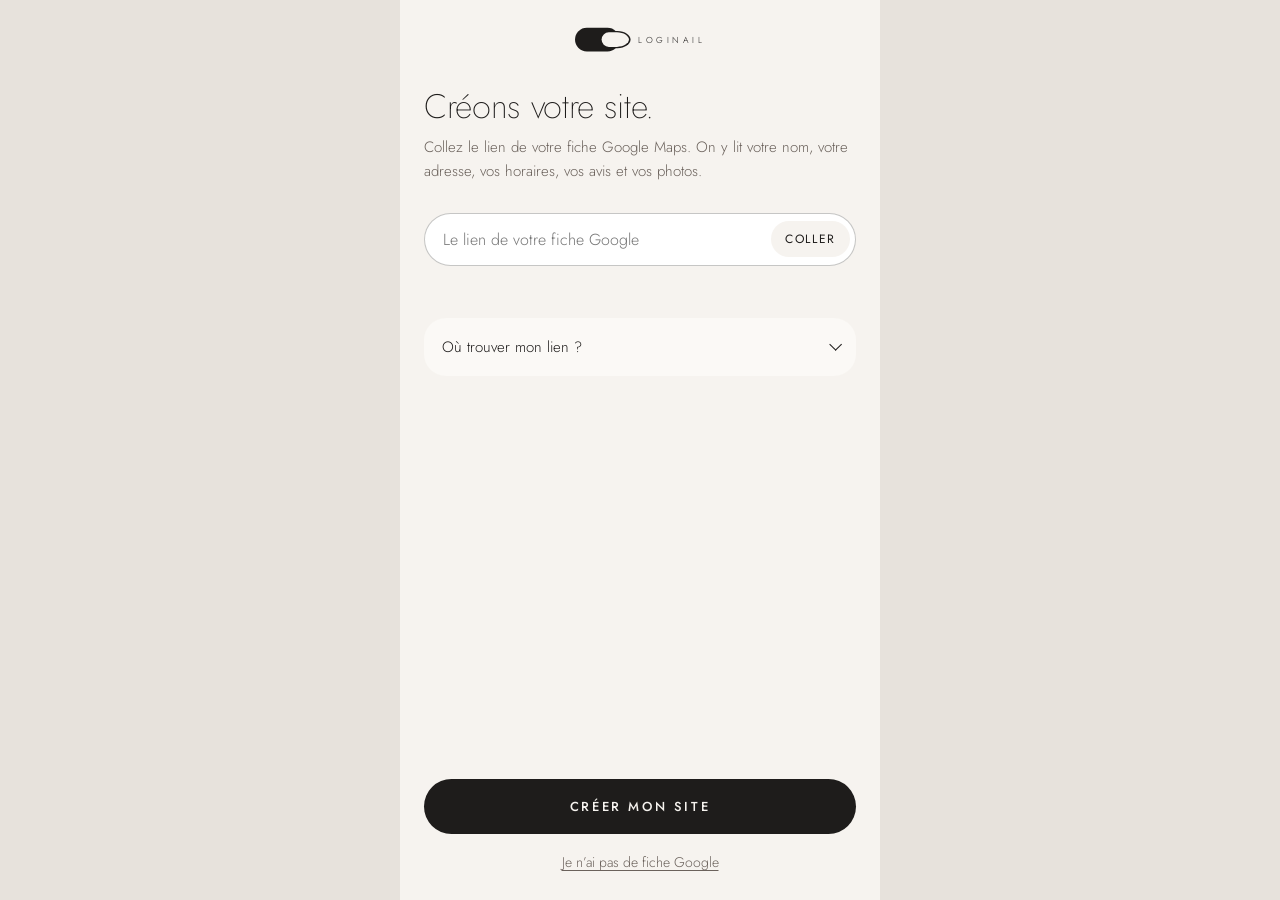
<file: loginail-creer/index.html>
<!doctype html>
<html lang="fr">
<head>
<meta charset="utf-8">
<meta name="viewport" content="width=device-width,initial-scale=1,viewport-fit=cover">
<title>Loginail · Créer mon site</title>
<meta name="theme-color" content="#F6F3EF">
<link rel="icon" href="favicon.svg" type="image/svg+xml">
<link href="polices.css" rel="stylesheet">
<style>
/* Création du site en 3 étapes : 1. coller le lien (ou tout écrire soi-même), 2. le chargement (L2, les ongles
   s'écrivent comme un mot de passe), 3. « Il manque N choses » (I1, une ligne par chose, l'interrupteur s'allume).
   Ensuite « Votre site est prêt » (pret.html). Identité Épure : Jost, noir doux, blanc cassé, toujours en clair. */
:root{--sat:env(safe-area-inset-top);--sab:env(safe-area-inset-bottom);--fond:#F6F3EF;--noir:#1E1C1B;--greige:#CFC6BC;--muted:#6B625C;--surface:#FBF9F6;--ligne:rgba(30,28,27,.12);color-scheme:light}
*{box-sizing:border-box}
html,body{margin:0;height:100%}
body{background:#E7E2DC;font-family:Jost,sans-serif;color:var(--noir);-webkit-font-smoothing:antialiased;overflow:hidden}
button,input,select{font:inherit;color:inherit}
button{cursor:pointer;-webkit-tap-highlight-color:transparent}
#tel{max-width:480px;height:100vh;height:100dvh;margin:0 auto;position:relative;overflow:hidden;background:var(--fond)}
.ecran{position:absolute;inset:0;display:flex;flex-direction:column;padding:calc(var(--sat) + 26px) 24px calc(var(--sab) + 22px);overflow-y:auto;opacity:0;pointer-events:none;transition:opacity .45s ease}
.ecran.on{opacity:1;pointer-events:auto}
.ecran{scrollbar-width:none}.ecran::-webkit-scrollbar{display:none}
.logo{width:130px;align-self:center;flex:none}
h1{margin:34px 0 0;font:200 34px/1.12 Jost,sans-serif;letter-spacing:-.01em}
.sous{margin:10px 0 0;font:300 15px/1.55 Jost,sans-serif;color:var(--muted)}
.bas{margin-top:auto;padding-top:22px;display:flex;flex-direction:column;gap:12px}
.go{width:100%;border:0;border-radius:999px;padding:18px;background:var(--noir);color:var(--fond);font:500 13px Jost,sans-serif;letter-spacing:.2em}
.go:disabled{opacity:.35;cursor:default}
.passer{border:0;background:none;font:300 14px Jost,sans-serif;color:var(--muted);text-decoration:underline;text-underline-offset:3px;padding:6px}
.champ{width:100%;min-width:0;border:1px solid rgba(30,28,27,.25);border-radius:999px;padding:14px 18px;background:#fff;font:300 16px Jost,sans-serif;color:var(--noir);outline:none}
.champ:focus{border-color:var(--noir)}
.ajouter{border:0;border-radius:999px;padding:14px 20px;background:var(--noir);color:var(--fond);font:500 12px Jost,sans-serif;letter-spacing:.16em;white-space:nowrap}
.saisie{display:flex;gap:8px;margin-top:12px}

/* 1 · le lien */
.lien{margin-top:30px;position:relative}
.lien .champ{padding-right:96px}
.coller{position:absolute;right:6px;top:50%;transform:translateY(-50%);border:0;border-radius:999px;background:var(--fond);padding:9px 14px;font:400 12px Jost,sans-serif;letter-spacing:.14em}
.msg{min-height:22px;margin:12px 4px 0;font:300 14px/1.45 Jost,sans-serif;color:var(--noir)}
.aide{margin-top:18px;background:var(--surface);border-radius:22px;padding:4px 18px}
.aide>button{width:100%;display:flex;justify-content:space-between;align-items:center;border:0;background:none;padding:14px 0;font:300 15px Jost,sans-serif;text-align:left}
.aide>button i{width:9px;height:9px;border-right:1.4px solid;border-bottom:1.4px solid;transform:rotate(45deg) translateY(-3px);transition:transform .3s}
.aide.ouvert>button i{transform:rotate(225deg) translateY(-2px)}
.aide ol{display:none;margin:0 0 16px;padding-left:20px;font:300 14px/1.7 Jost,sans-serif;color:var(--muted)}
.aide.ouvert ol{display:block}
.aide ol b{font-weight:400;color:var(--noir)}

/* 2 · le chargement (L2 sans le rond) */
#charge{align-items:center;text-align:center}
.centre{flex:1;width:100%;display:flex;flex-direction:column;align-items:center;justify-content:center;gap:34px}
.mdp{width:310px;max-width:100%;overflow:visible}
.etapes{position:relative;height:60px;width:100%}
.etapes p{position:absolute;inset:0;margin:0;font:300 17px/1.4 Jost,sans-serif;opacity:0;transition:opacity .5s ease,transform .5s ease;transform:translateY(8px)}
.etapes p.on{opacity:1;transform:none}
.etapes p.parti{opacity:0;transform:translateY(-8px)}
.etapes p.fini{font:200 30px/1.2 Jost,sans-serif}
.pt{opacity:0;transform-box:fill-box;transform-origin:center;transition:opacity .3s ease,transform .3s ease;transform:scale(.5)}
.pt.on{opacity:1;transform:none}
.suit{transition:transform .3s steps(1);transform-box:view-box}
.clig{animation:clig 1s steps(1) infinite}
@keyframes clig{50%{opacity:0}}
#charge .go{opacity:0;transition:opacity .5s}
#charge.lu .go{opacity:1}

/* 3 · il manque (I1) */
.liste{margin-top:24px;display:flex;flex-direction:column;background:var(--surface);border-radius:22px;padding:2px 16px}
.ligne{border-bottom:1px solid var(--ligne);padding:16px 0}
.ligne:last-child{border-bottom:0}
.ligne .haut{display:flex;align-items:center;justify-content:space-between;gap:12px;width:100%;border:0;background:none;padding:0;text-align:left}
.ligne .haut span{font:300 16px Jost,sans-serif}
.ligne .haut small{display:block;font:300 12.5px/1.4 Jost,sans-serif;color:var(--muted);margin-top:2px}
.ligne svg.sw{width:52px;flex:none;overflow:visible}
.ligne .corps{display:none;padding-top:4px}
.ligne.ouvert .corps{display:block}
.ligne .q{font:300 13.5px/1.5 Jost,sans-serif;color:var(--muted);margin-top:8px}
.sw .plein{opacity:0;transition:opacity .35s ease .15s}
.sw .bout{transition:transform .45s cubic-bezier(.4,0,.2,1);transform-box:view-box}
.sw .nf{transition:opacity .3s ease .15s}
.sw .nc{opacity:0;transition:opacity .3s ease .15s}
.fait .sw .plein,.fait .sw .nc{opacity:1}
.fait .sw .nf{opacity:0}
.fait .sw .bout{transform:translateX(var(--dx))}
/* prestations */
.puces{display:flex;flex-wrap:wrap;gap:7px;margin-top:12px}
.puces button{border:1px solid rgba(30,28,27,.22);background:#fff;border-radius:999px;padding:8px 13px;font:300 13.5px Jost,sans-serif}
.puces button.pris{background:var(--noir);color:var(--fond);border-color:var(--noir)}
.pr{display:grid;grid-template-columns:1fr 78px;gap:6px;margin-top:10px;padding:10px;background:#fff;border-radius:18px}
.pr .champ{padding:10px 12px;font-size:15px;border-radius:12px}
.pr .nomp{grid-column:1/-1}
.pr select{border:1px solid rgba(30,28,27,.25);border-radius:12px;background:#fff;padding:10px;font:300 15px Jost,sans-serif}
.pr .enl{border:0;background:none;font:300 13px Jost,sans-serif;color:var(--muted);text-decoration:underline;justify-self:end;grid-column:1/-1;padding:2px}
.prix{position:relative}.prix::after{content:"€";position:absolute;right:12px;top:50%;transform:translateY(-50%);font:300 15px Jost,sans-serif;color:var(--muted)}
.prix .champ{padding-right:26px}
.autre{border:1px dashed rgba(30,28,27,.35);background:none;border-radius:999px;padding:11px;width:100%;margin-top:10px;font:300 14px Jost,sans-serif}
.valider{width:100%;margin-top:12px;padding:15px}
.pastille{width:100%;display:flex;justify-content:space-between;align-items:center;gap:10px;margin-top:8px;border:0;background:#fff;border-radius:999px;padding:12px 18px;font:300 15px Jost,sans-serif;text-align:left;cursor:pointer}
.pastille b{font-weight:400;font-size:13.5px;color:var(--muted);white-space:nowrap}
.phx-t{margin:16px 0 8px;font:400 12.5px Jost,sans-serif;letter-spacing:.04em}
.pastille span{font-weight:500}
.voirplus{display:block;margin:8px auto 0;border:0;background:none;font:400 13px Jost,sans-serif;text-decoration:underline;text-underline-offset:3px;cursor:pointer}
.lire{margin-top:12px;background:#fff;border-radius:18px;padding:14px}
.lire p{margin:0;font:300 13.5px/1.5 Jost,sans-serif}
.lire-bts{display:flex;gap:8px;margin-top:10px}
.lire-b{flex:1;display:grid;place-items:center;text-align:center;border:1px solid var(--noir);border-radius:999px;padding:11px 8px;background:none;font:400 13px Jost,sans-serif;cursor:pointer}
.lire-b input{display:none}
.lire-etat{margin-top:10px!important;font-weight:400!important}
.phx{display:grid;grid-template-columns:repeat(3,1fr);gap:6px}
.phx button{padding:0;border:0;border-radius:12px;overflow:hidden;aspect-ratio:1;background:none;outline:3px solid transparent;outline-offset:-3px;cursor:pointer;position:relative}
.phx img{width:100%;height:100%;object-fit:cover;display:block}
.phx button.sel{outline-color:var(--noir)}
.phx button.sel::after{content:"✓";position:absolute;top:6px;right:6px;width:22px;height:22px;border-radius:50%;background:var(--noir);color:var(--fond);font:400 12px/22px Jost,sans-serif;text-align:center}
.aucune{width:100%;margin-top:8px;border:1px solid rgba(30,28,27,.22);background:#fff;border-radius:999px;padding:11px;font:300 14px Jost,sans-serif;cursor:pointer}
.aucune.sel{background:var(--noir);color:var(--fond);border-color:var(--noir)}
/* horaires */
.jr{display:grid;grid-template-columns:86px 46px 1fr;align-items:center;gap:8px;padding:7px 0;border-bottom:1px solid var(--ligne)}
.jr:last-of-type{border-bottom:0}
.jr b{font:300 15px Jost,sans-serif}
.jr .h{display:flex;align-items:center;gap:6px;font:300 13px Jost,sans-serif;color:var(--muted)}
.jr .h input{width:100%;min-width:0;border:1px solid rgba(30,28,27,.25);border-radius:10px;padding:7px 6px;background:#fff;font:300 14px Jost,sans-serif}
.jr .h.ferme{visibility:hidden}
.mini{width:44px;height:26px;border-radius:13px;border:1.4px solid var(--noir);background:none;position:relative;padding:0}
.mini i{position:absolute;top:3px;left:3px;width:17px;height:17px;border-radius:50%;background:var(--noir);transition:transform .3s,background .3s}
.mini.on{background:var(--noir)}.mini.on i{transform:translateX(18px);background:var(--fond)}
/* photos */
.ph{display:grid;grid-template-columns:repeat(3,1fr);gap:6px;margin-top:12px}
.ph img{width:100%;aspect-ratio:1;object-fit:cover;border-radius:12px;display:block}
.ph label{aspect-ratio:1;border:1px dashed rgba(30,28,27,.35);border-radius:12px;display:grid;place-items:center;font:300 26px Jost,sans-serif;color:var(--muted);cursor:pointer}
.ph input{display:none}
@media (prefers-reduced-motion:reduce){*{transition:none!important;animation:none!important}}

/* aperçu dans un iPhone 17 sur l'ordinateur (?iphone) */
html.cadre{--sat:54px;--sab:20px}
/* Vos photos : en plein écran, comme son site (2A) */
#manque.tarifs .ligne .haut{display:none}
#photosPlein{padding:0;background:#1E1C1B;overflow:hidden}
.pp-piste{position:absolute;inset:0;display:flex;overflow-x:auto;overflow-y:hidden;scroll-snap-type:x mandatory;scroll-behavior:smooth;scrollbar-width:none;overscroll-behavior-x:contain;cursor:grab}
.pp-piste::-webkit-scrollbar{display:none}
.pp-diapo{flex:none;width:100%;height:100%;scroll-snap-align:center;scroll-snap-stop:always;background:#cfc6bc center/cover}
.pp-vide{display:grid;place-items:center;text-align:center;font:400 24px/1.3 Italiana,serif;color:var(--muted);background:#E7E2DC;padding-bottom:180px}
.pp-voile{position:absolute;inset:0;background:linear-gradient(180deg,rgba(0,0,0,.32),rgba(0,0,0,0) 20%,rgba(0,0,0,0) 38%,rgba(0,0,0,.72));pointer-events:none}
.pp-etape{position:absolute;top:calc(var(--sat) + 14px);left:0;right:0;text-align:center;color:#fff;font:400 10.5px Jost,sans-serif;letter-spacing:.28em;text-transform:uppercase;pointer-events:none}
.pp-fermer{position:absolute;top:calc(var(--sat) + 2px);right:12px;width:40px;height:40px;border:0;background:none;padding:9px;cursor:pointer}
.pp-fermer svg{width:100%;height:100%;filter:drop-shadow(0 1px 3px rgba(0,0,0,.45))}
.pp-bas{position:absolute;left:20px;right:20px;bottom:calc(var(--sab) + 18px);display:flex;flex-direction:column;gap:12px;color:#fff;pointer-events:none}
.pp-bas button,.pp-bas label,.pp-pts i{pointer-events:auto}
.pp-txt span{display:block;font:400 10px Jost,sans-serif;letter-spacing:.3em;text-transform:uppercase;opacity:.9;margin-bottom:10px}
.pp-txt h2{margin:0;font:400 44px/1 Italiana,serif;display:-webkit-box;-webkit-line-clamp:3;-webkit-box-orient:vertical;overflow:hidden}
.pp-pts{display:flex;justify-content:center;gap:6px;margin:4px 0 2px}
.pp-pts i{width:6px;height:6px;border-radius:3px;background:rgba(255,255,255,.45);transition:width .3s;cursor:pointer}
.pp-pts i.on{background:#fff;width:18px}
.pp-cons{margin:0;text-align:center}
.pp-cons b{display:block;font:400 22px/1.2 Italiana,serif;white-space:nowrap}
.pp-cons small{display:block;font:300 12px Jost,sans-serif;opacity:.8;margin-top:4px}
.pp-pills{display:flex;gap:8px}
.pp-pills>*{flex:1;border:0;background:rgba(255,255,255,.95);color:var(--noir);border-radius:999px;padding:15px 8px;font:300 14px Jost,sans-serif;text-align:center;cursor:pointer}
.pp-pills input{display:none}
.pp-pills .pp-noir{background:var(--noir);color:var(--fond);font:400 11.5px Jost,sans-serif;letter-spacing:.12em;text-transform:uppercase}
.pp-sans{align-self:center;border:0;background:none;color:#fff;font:300 13px Jost,sans-serif;text-decoration:underline;text-underline-offset:4px;opacity:.9;padding:2px;cursor:pointer}
html.cadre body{display:flex;align-items:center;justify-content:center;min-height:100vh}
html.cadre #tel{width:402px;height:874px;max-width:none;border-radius:55px;margin:0;box-shadow:0 0 0 12px #1b1b1d,0 0 0 14px #3a3a3c,0 40px 80px -30px rgba(30,28,27,.55);zoom:var(--z,1);flex:none}
.c-barre{position:absolute;top:0;left:0;right:0;height:54px;display:flex;justify-content:space-between;align-items:center;padding:4px 34px 0 46px;font:600 16px -apple-system,system-ui,sans-serif;z-index:95;pointer-events:none}
.c-barre svg{height:12px;margin-left:6px;fill:currentColor}
.c-ile{position:absolute;top:11px;left:50%;transform:translateX(-50%);width:126px;height:37px;border-radius:19px;background:#000;z-index:96;pointer-events:none}
.c-maison{position:absolute;bottom:8px;left:50%;transform:translateX(-50%);width:140px;height:5px;border-radius:3px;background:var(--noir);opacity:.85;z-index:96;pointer-events:none}
</style>
</head>
<body>
<div id="tel">
  <section class="ecran on" id="lien">
    <div data-logo></div>
    <h1>Créons votre site.</h1>
    <p class="sous">Collez le lien de votre fiche Google Maps. On y lit votre nom, votre adresse, vos horaires, vos avis et vos photos.</p>
    <div class="lien"><input class="champ" id="champLien" type="url" inputmode="url" autocomplete="off" placeholder="Le lien de votre fiche Google"><button class="coller" type="button" id="coller">COLLER</button></div>
    <p class="msg" id="msg" role="status"></p>
    <div class="aide"><button type="button" id="aideB">Où trouver mon lien ?<i></i></button>
      <ol><li>Ouvrez <b>Google Maps</b> et cherchez votre salon.</li><li>Touchez <b>Partager</b>.</li><li>Touchez <b>Copier le lien</b>, puis revenez ici et touchez <b>Coller</b>.</li></ol></div>
    <div class="bas"><button class="go" type="button" id="creer">CRÉER MON SITE</button><button class="passer" type="button" id="sansGoogle">Je n’ai pas de fiche Google</button></div>
  </section>

  <section class="ecran" id="charge">
    <div data-logo></div>
    <div class="centre"><div id="mdp"></div><div class="etapes" id="etapes"></div></div>
    <div class="bas" style="width:100%"><button class="go" type="button" id="continuer">CONTINUER</button></div>
  </section>

  <section class="ecran" id="manque">
    <div data-logo></div>
    <h1 id="titreM"></h1>
    <p class="sous" id="sousM"></p>
    <div class="liste" id="liste"></div>
    <div class="bas"><button class="go" type="button" id="fini">CRÉER MON SITE</button></div>
  </section>

  <section class="ecran" id="photosPlein" aria-label="Vos photos"></section>
</div>

<script>
/* ---------- l'aperçu iPhone sur l'ordinateur ---------- */
if (new URLSearchParams(location.search).has("iphone")) {
  document.documentElement.classList.add("cadre");
  document.getElementById("tel").insertAdjacentHTML("afterbegin", '<div class="c-barre"><span>9:41</span><span><svg viewBox="0 0 18 12"><rect y="8" width="3" height="4" rx="1"/><rect x="5" y="5" width="3" height="7" rx="1"/><rect x="10" y="2" width="3" height="10" rx="1"/><rect x="15" width="3" height="12" rx="1"/></svg><svg viewBox="0 0 26 12"><rect x=".5" y=".5" width="22" height="11" rx="3" fill="none" stroke="currentColor"/><rect x="2" y="2" width="17" height="8" rx="2"/><rect x="24" y="4" width="2" height="4" rx="1"/></svg></span></div><div class="c-ile"></div><div class="c-maison"></div>');
  const z = () => document.documentElement.style.setProperty("--z", Math.min(1, (innerHeight - 40) / 900, (innerWidth - 30) / 430).toFixed(3));
  z(); addEventListener("resize", z);
}
const IPHONE = location.search.includes("iphone") ? "?iphone" : "";

/* ---------- le coffre ---------- */
const FONCTION = "https://scfhaombuptmrlkdhcsl.supabase.co/functions/v1/lire-fiche";
const ANON = "eyJhbGciOiJIUzI1NiIsInR5cCI6IkpXVCJ9.eyJpc3MiOiJzdXBhYmFzZSIsInJlZiI6InNjZmhhb21idXB0bXJsa2RoY3NsIiwicm9sZSI6ImFub24iLCJpYXQiOjE3OTM2MTg0NzQsImV4cCI6MjEwOTE5NDQ3NH0.CYfWbG_UmTsqCeRDyab6HN5oZKveoiFlNMZcMYkYYjc";

/* ---------- le logo et l'ongle (cercles d'or) ---------- */
const PHI = (1 + Math.sqrt(5)) / 2, NOIR = "#1E1C1B", BLANC = "#F6F3EF";
const r = [0, 1, 2, 3, 4, 5, 6].map(i => 10 * PHI ** i);
const W = r[4], H = Math.sqrt(r[6] ** 2 - r[5] ** 2), S = r[3], BAS = S + W, CY = (BAS - H) / 2;
const ONGLE = `M0 ${-H} A${r[6]} ${r[6]} 0 0 1 ${W} 0 L${W} ${S} A${r[4]} ${r[4]} 0 0 1 ${-W} ${S} L${-W} 0 A${r[6]} ${r[6]} 0 0 1 0 ${-H}Z`;
const ongle = (c, x, y, k, a = 0, extra = "") => `<g transform="translate(${x} ${y}) rotate(${a}) scale(${k}) translate(0 ${-CY})"><path d="${ONGLE}" fill="${c}" ${extra}/></g>`;
const PW = 150, PHt = PW / PHI;
const LOGO = `<svg class="logo" viewBox="0 -2 330 72" aria-label="Loginail"><g transform="scale(.5)"><rect x="0" y="5" width="225" height="120" rx="60" fill="${NOIR}"/><path d="M172 21H215C254 21 282 42 282 65C282 88 254 109 215 109H172A44 44 0 0 1 172 21Z" fill="${NOIR}"/><path d="M172 28H213C247 28 274 47 274 65C274 83 247 102 213 102H172A37 37 0 0 1 172 28Z" fill="${BLANC}"/></g>
  <text x="160" y="42" font-family="Jost,sans-serif" font-weight="300" font-size="22" letter-spacing="9" fill="${NOIR}">LOGINAIL</text></svg>`;
document.querySelectorAll("[data-logo]").forEach(d => d.outerHTML = LOGO);
const SW = `<svg class="sw" viewBox="-80 -50 160 100" aria-hidden="true"><rect x="${-PW / 2}" y="${-PHt / 2}" width="${PW}" height="${PHt}" rx="${PHt / 2}" fill="none" stroke="${NOIR}" stroke-width="5"/>
  <rect class="plein" x="${-PW / 2}" y="${-PHt / 2}" width="${PW}" height="${PHt}" rx="${PHt / 2}" fill="${NOIR}"/>
  <g class="bout" style="--dx:${PW - PHt}px"><g class="nf">${ongle(NOIR, -PW / 2 + PHt / 2, 0, .27, 90)}</g><g class="nc">${ongle(BLANC, -PW / 2 + PHt / 2, 0, .27, 90)}</g></g></svg>`;
const esc = s => String(s ?? "").replace(/[&<>"]/g, c => ({ "&": "&amp;", "<": "&lt;", ">": "&gt;", '"': "&quot;" }[c]));
const $ = id => document.getElementById(id);
const montre = id => document.querySelectorAll(".ecran").forEach(e => e.classList.toggle("on", e.id === id));

/* ---------- ce qu'on sait d'elle (rien n'est inventé : vide tant qu'on ne l'a pas lu ou qu'elle ne l'a pas écrit) ---------- */
const JOURS = ["Lundi", "Mardi", "Mercredi", "Jeudi", "Vendredi", "Samedi", "Dimanche"];
let B = { source: "main", nom: "", prenom: "", rue: "", cp: "", ville: "", telephone: "", position: null, placeId: "", lienGoogle: "",
  horaires: null, note: null, nbAvis: 0, avis: [], photos: [], prestations: [] };

const hhmm = (h, m) => `${String(h).padStart(2, "0")}:${String(m || 0).padStart(2, "0")}`;
/* horaires Google (0 = dimanche) → 7 jours en partant du lundi ; deux plages le même jour = une pause */
function horairesGoogle(periods) {
  if (!periods?.length) return null;
  const j = Array.from({ length: 7 }, () => []);
  periods.forEach(p => {
    if (!p.close) { for (let k = 0; k < 7; k++) j[k].push(["00:00", "23:59"]); return; }   // ouvert 24 h/24
    const k = (p.open.day + 6) % 7;
    const fin = p.close.day !== p.open.day && p.close.hour === 0 ? "23:59" : hhmm(p.close.hour, p.close.minute);
    j[k].push([hhmm(p.open.hour, p.open.minute), fin]);
  });
  return j.map(pl => {
    if (!pl.length) return null;
    pl.sort((a, b) => a[0] < b[0] ? -1 : 1);
    const h = { d: pl[0][0], f: pl[pl.length - 1][1] };
    if (pl.length > 1) { h.pd = pl[0][1]; h.pf = pl[1][0]; }
    return h;
  });
}
/* Le nom Google est souvent rallongé de mots-clés pour Google (« Institut X - Onglerie - Prothésiste ongulaire - Ajaccio ») :
   sur son site, on garde le vrai nom (« Institut X »). */
const nomCourt = (n, ville) => {
  const plat = x => x.normalize("NFD").replace(/[̀-ͯ]/g, "").toLowerCase();
  const GEN = /^(onglerie|ongles?|nails?|bar|prothesiste|ongulaire|manucure|pedicure|institut|salon|beaute|esthetique|studio|spa|art|by|a|au|aux|de|des|du|d|la|le|les|l|et|&|en|sur|chez)$/;
  const v = plat(ville || "");
  const generique = p => plat(p).split(/[\s'’,]+/).filter(Boolean).every(m => GEN.test(m) || (v && v.includes(m)) || /^\d{5}$/.test(m));
  const s = String(n || "").replace(/\s*\(([^)]*)\)\s*$/, (m, x) => generique(x) ? "" : m).trim();
  const parts = s.split(/\s+[-–—|·•:]\s+|\s*\|\s*/).map(x => x.trim()).filter(Boolean);
  return parts.length < 2 ? s : parts.find(p => !generique(p)) || parts[0];
};
function depuisGoogle(g) {
  const m = (g.adresse || "").match(/^(.*?),\s*(\d{5})\s+([^,]+)/);
  B = { ...B, source: "google", placeId: g.placeId, lienGoogle: g.lienGoogle, nom: nomCourt(g.nom, g.ville || (m ? m[3] : "")), nomGoogle: g.nom || "",
    rue: m ? m[1] : (g.adresse || "").replace(/,\s*France$/, ""), cp: m ? m[2] : "", ville: g.ville || (m ? m[3] : ""),
    telephone: g.telephone || "", position: g.position, horaires: horairesGoogle(g.horaires),
    note: g.note, nbAvis: g.nbAvis || 0, avis: (g.avis || []).filter(a => a.texte).map(a => ({ auteur: a.auteur, note: a.note, texte: a.texte })),
    photos: g.photos || [], apropos: g.apropos || null };
}

/* ---------- 1 · le lien ---------- */
const champLien = $("champLien"), msg = $("msg");
$("aideB").onclick = () => $("aideB").parentElement.classList.toggle("ouvert");
$("coller").onclick = async () => {
  try { const t = await navigator.clipboard.readText(); if (t) { champLien.value = t.trim(); msg.textContent = ""; } }
  catch { champLien.focus(); msg.textContent = "Restez appuyée dans la case, puis « Coller »."; }
};
const estGoogle = l => /^https?:\/\/(maps\.app\.goo\.gl|goo\.gl\/maps|(www\.)?google\.[a-z.]+\/maps|maps\.google\.[a-z.]+)/i.test(l);
$("creer").onclick = () => {
  const l = champLien.value.trim().match(/https?:\/\/\S+/)?.[0] || "";   // le partage iPhone ajoute parfois le nom avant le lien
  if (!l) { msg.textContent = "Collez d’abord le lien de votre fiche."; champLien.focus(); return; }
  if (!estGoogle(l)) { msg.textContent = "Ce lien ne vient pas de Google Maps. Touchez « Où trouver mon lien ? »."; return; }
  msg.textContent = ""; lance(l);
};
champLien.addEventListener("keydown", e => { if (e.key === "Enter") $("creer").click(); });
$("sansGoogle").onclick = () => { B.source = "main"; prepareManque(); montre("manque"); };

/* ---------- 2 · le chargement : un ongle de plus toutes les 0,7 s, les phrases défilent, pendant que Google répond ---------- */
const PAS = 52, X0 = -104;   /* 06/11 (Marie) : 5 ongles bien droits, comme les 5 doigts */
$("mdp").outerHTML = `<svg class="mdp" viewBox="-170 -50 340 100" aria-hidden="true">
  ${[0, 1, 2, 3, 4].map(i => `<g transform="translate(${X0 + i * PAS} 0) scale(.36)"><g class="pt"><path transform="rotate(-90) translate(-227 -65)" d="M172 21H215C254 21 282 42 282 65C282 88 254 109 215 109H172A44 44 0 0 1 172 21Z" fill="${NOIR}"/></g></g>`).join("")}
  <g class="suit" id="curseur"><line class="clig" x1="${X0 + PAS * .55}" y1="-26" x2="${X0 + PAS * .55}" y2="26" stroke="${NOIR}" stroke-width="2.2" stroke-linecap="round"/></g></svg>`;
const PHRASES = ["On lit votre fiche", "On cherche vos prix et vos horaires", "On choisit vos plus belles photos", "On crée votre site"];
$("etapes").innerHTML = PHRASES.map(p => `<p>${p}…</p>`).join("") + `<p class="fini">Tout est lu.</p>`;
const attends = ms => new Promise(r => setTimeout(r, ms));
const prechargePhotos = photos => Promise.all(photos.map(p => new Promise(ok => { const i = new Image(); i.onload = i.onerror = ok; i.src = p.url; })));

/* ses prestations et ses prix, lus sur son site (ou sa page de réservation) et ses photos de tarifs ; son Instagram.
   Au plus 75 s : sinon on continue, elle les écrira. */
async function litTarifs() {
  if (!B.site && !B.photos.length) return;
  const corps = JSON.stringify({ quoi: "tarifs", site: B.site, nom: B.nom, ville: B.ville, cp: B.cp, rue: B.rue, photos: B.photos.map(p => p.url) });
  const essai = () => fetch(FONCTION, { method: "POST", headers: { "Content-Type": "application/json", Authorization: `Bearer ${ANON}`, apikey: ANON }, body: corps })
    .then(r => r.ok ? r.json() : null).catch(() => null);
  const lecture = essai().then(t => t || essai());   // un raté du serveur : on réessaie une fois
  const t = await Promise.race([lecture, attends(75000).then(() => null)]);   // la recherche sur internet peut prendre ~30 s
  if (!t) return;
  if (t.instagram) B.insta = t.instagram;
  if (t.presentation) B.presentation = t.presentation;   // son « À propos » de sa page de réservation ou de son site
  if (t.prestations?.length) {
    B.prestations = t.prestations.map(p => ({ nom: p.nom, prix: p.prix ?? "", duree: Math.round(p.duree_min || 60) }));
    B.prestationsTrouvees = true;
  }
}
async function lance(lien) {
  montre("charge"); $("charge").classList.remove("lu");
  const pts = [...document.querySelectorAll("#charge .pt")], ph = [...document.querySelectorAll("#etapes p")], cur = $("curseur");
  pts.forEach(p => p.classList.remove("on")); ph.forEach(p => p.classList.remove("on", "parti"));
  let fini = false, erreur = "";
  const lecture = fetch(FONCTION, { method: "POST", headers: { "Content-Type": "application/json", Authorization: `Bearer ${ANON}`, apikey: ANON }, body: JSON.stringify({ lien }) })
    .then(r => r.json()).then(async g => { if (g.erreur) throw new Error(g.erreur); depuisGoogle(g); B.site = g.site || "";
      await Promise.all([prechargePhotos(B.photos), litTarifs()]); })
    .catch(e => { erreur = e.message && !/fetch/i.test(e.message) ? e.message : "Pas de connexion. Vérifiez votre réseau et réessayez."; })
    .finally(() => { fini = true; });
  // les ongles s'écrivent (le dernier attend que Google ait répondu)
  for (let i = 0; i < 5; i++) {
    if (i === 4) while (!fini) await attends(200);
    if (erreur) break;
    pts[i].classList.add("on"); cur.style.transform = `translateX(${i * PAS}px)`;
    const k = Math.min(3, i);
    ph.forEach((p, j) => { if (j < k) { p.classList.remove("on"); p.classList.add("parti"); } });
    ph[k].classList.add("on");
    await attends(1100);
  }
  await lecture;
  if (erreur) { montre("lien"); msg.textContent = erreur; return; }
  ph.forEach(p => { if (!p.classList.contains("fini")) { p.classList.remove("on"); p.classList.add("parti"); } });
  ph[4].classList.add("on"); $("charge").classList.add("lu");
}
$("continuer").onclick = () => { prepareManque(); montre("manque"); };

/* ---------- 3 · il manque (une ligne par chose ; touchée, elle s'ouvre ; « Ajouter » allume l'interrupteur) ---------- */
const SUGG = ["Pose gel", "Remplissage", "Semi-permanent mains", "Semi-permanent pieds", "Manucure", "Beauté des pieds", "Dépose", "Nail art"];
const DUREES = [15, 30, 45, 60, 75, 90, 105, 120, 135, 150, 165, 180, 210, 240];
const dureeTxt = m => m < 60 ? `${m} min` : `${Math.floor(m / 60)} h${m % 60 ? " " + String(m % 60).padStart(2, "0") : ""}`;
let MQ = [], ouvert = null, juste = null, brouillonP = [], brouillonH = null, brouillonPh = [], choixPh = { principale: 0, salon: null };
let plusPh = { g: false, s: false }, lienOuvert = false, etatLecture = "";

function prepareManque() {
  MQ = [];
  if (!B.nom) MQ.push({ k: "nom", t: "Le nom de votre salon", q: "Il s’affiche en grand en haut de votre site.", ph: "Ex. : Les ongles de Léa", champ: "nom" });
  MQ.push({ k: "prenom", t: "Votre prénom", q: "Pour signer votre site et votre espace.", ph: "Votre prénom", champ: "prenom" });
  // seulement ce qui manque vraiment : des tarifs trouvés se vérifient depuis son site (« Vérifier », index.html?tarifs)
  if (!B.prestations.some(p => p.prix != null))
    MQ.push({ k: "presta", t: "Vos prestations et vos prix", q: "On n’a pas trouvé vos prix sur votre fiche. Ajoutez une photo ou le lien de vos tarifs, ou touchez vos prestations et écrivez le prix." });
  if (!B.rue) MQ.push({ k: "adr", t: "Votre adresse", q: "Pour le plan et l’itinéraire de vos clientes.", ph: "N°, rue, code postal et ville", champ: "adr" });
  if (!B.telephone) MQ.push({ k: "tel", t: "Votre téléphone", q: "Pour que vos clientes puissent vous appeler.", ph: "06 00 00 00 00", champ: "telephone", type: "tel" });
  // Instagram pas trouvé : facultatif (ne bloque pas) ; sans lui, son aperçu montre « @votre.instagram » en exemple
  if (!B.insta) MQ.push({ k: "insta", t: "Votre Instagram", q: "Facultatif. Vos clientes pourront vous suivre depuis votre site.", ph: "@votre.compte", champ: "insta", option: true });
  if (!B.horaires) MQ.push({ k: "hor", t: "Vos horaires", q: "Touchez les jours où vous travaillez." });
  if (!B.photos.length) MQ.push({ k: "choixph", t: "Vos photos", q: "", option: true });   // aucune photo trouvée : elle ajoute les siennes (plein écran, ouvrePhotos)
  MQ.forEach(m => m.fait = !!m.dejaFait);
  ouvert = null; brouillonP = B.prestations.map(p => ({ ...p, ferme: prixOk(p.prix) }));   // sans prix trouvé : ouverte, à compléter brouillonH = null; brouillonPh = [];
  choixPh = { principale: B.principale || 0, salon: B.salon ?? null }; plusPh = { g: false, s: false }; lienOuvert = false; etatLecture = "";
  rendManque();
}
const reste = () => MQ.filter(m => !m.fait && !m.option).length;
const titre = n => n === 0 ? "Tout est prêt." : n === 1 ? "Il ne manque plus qu’une chose." : `Il manque ${["", "", "deux", "trois", "quatre", "cinq", "six"][n] || n} choses.`;
const resume = m => {
  if (!m.fait) return "";
  if (m.k === "presta") return m.dejaFait ? `${B.prestations.length} prestation${B.prestations.length > 1 ? "s" : ""} trouvée${B.prestations.length > 1 ? "s" : ""} · touchez pour vérifier` : B.prestations.map(p => p.nom).join(" · ");
  if (m.k === "hor") return B.horaires.map((h, i) => h ? JOURS[i].slice(0, 3) : null).filter(Boolean).join(" · ");
  if (m.k === "photos") return `${B.photos.length} photo${B.photos.length > 1 ? "s" : ""}`;
  if (m.k === "choixph") return B.salon == null ? "Photo principale choisie · salon : plus tard" : "Photo principale et photo du salon choisies";
  if (m.k === "adr") return [B.rue, B.cp, B.ville].filter(Boolean).join(" ");
  return B[m.champ];
};
function corps(m) {
  if (m.k === "presta") return `<p class="q">${B.prestationsTrouvees ? "Nous avons trouvé ces tarifs. Dites-nous s’ils sont encore valables, et s’il en manque." : m.q}</p>
    <div class="lire"><p>${B.prestationsTrouvees ? "Une autre carte de prix ?" : "Gagnez du temps : on lit vos tarifs pour vous."}</p>
      <div class="lire-bts"><label class="lire-b">Une photo de mes tarifs<input type="file" accept="image/*" multiple data-tarifphoto></label><button type="button" class="lire-b" data-tariflien>Le lien de mes tarifs</button></div>
      ${lienOuvert ? `<div class="saisie"><input class="champ" id="lienTarifs" inputmode="url" placeholder="Votre page de réservation, votre site…"><button class="ajouter" type="button" data-lirelien>LIRE</button></div>` : ""}
      ${etatLecture ? `<p class="lire-etat">${etatLecture}</p>` : ""}</div>
    <div class="puces">${SUGG.map(s => `<button type="button" data-sugg="${esc(s)}" class="${brouillonP.some(p => p.nom === s) ? "pris" : ""}">${s}</button>`).join("")}</div>
    ${brouillonP.map((p, i) => p.ferme
      ? `<button type="button" class="pastille" data-po="${i}"><span>${esc(p.nom)}</span><b>${String(p.prix ?? "").trim() === "" ? "Sur devis" : esc(String(p.prix).replace(".", ",")) + " €"} · ${dureeTxt(p.duree)}</b></button>`
      : `<div class="pr"><input class="champ nomp" data-pn="${i}" value="${esc(p.nom)}" placeholder="Nom de la prestation">
      <div class="prix"><input class="champ" data-pp="${i}" inputmode="decimal" value="${p.prix ?? ""}" placeholder="Prix ou vide"></div>
      <select data-pd="${i}" aria-label="Durée">${[...new Set([...DUREES, p.duree])].sort((a, b) => a - b).map(d => `<option value="${d}" ${d === p.duree ? "selected" : ""}>${dureeTxt(d)}</option>`).join("")}</select>
      <button class="enl" type="button" data-pe="${i}">Enlever</button></div>`).join("")}
    <button class="autre" type="button" data-autre>+ ${brouillonP.length ? "Ajouter une autre prestation" : "Ajouter une prestation"}</button>
    <button class="ajouter valider" type="button" data-ajoute="presta">AJOUTER</button>`;
  if (m.k === "choixph") return `<p class="q">${m.q}</p>
      <div class="phx-t">La photo en grand, en haut de votre site</div><div class="phx">${B.photos.map((p, i) => (i < 3 || plusPh.g || i === choixPh.principale) ? `<button type="button" data-pp1="${i}" class="${i === choixPh.principale ? "sel" : ""}"><img src="${esc(p.url)}" alt=""></button>` : "").join("")}</div>
      ${B.photos.length > 3 ? `<button type="button" class="voirplus" data-plus="g">${plusPh.g ? "Voir moins" : "Voir plus"}</button>` : ""}
      <div class="phx-t">La photo de votre salon</div><div class="phx">${B.photos.map((p, i) => (i < 3 || plusPh.s || i === choixPh.salon) ? `<button type="button" data-ps="${i}" class="${i === choixPh.salon ? "sel" : ""}"><img src="${esc(p.url)}" alt=""></button>` : "").join("")}</div>
      ${B.photos.length > 3 ? `<button type="button" class="voirplus" data-plus="s">${plusPh.s ? "Voir moins" : "Voir plus"}</button>` : ""}
      <button type="button" class="aucune ${choixPh.salon == null ? "sel" : ""}" data-ps="-1">Aucune de ces photos n’est mon salon</button>
      <button class="ajouter valider" type="button" data-ajoute="choixph">AJOUTER</button>`;
  if (m.k === "hor") { const h = brouillonH || (brouillonH = Array(7).fill(null));
    return `<p class="q">${m.q}</p>${h.map((x, i) => `<div class="jr"><b>${JOURS[i]}</b><button type="button" class="mini ${x ? "on" : ""}" data-hj="${i}" aria-label="${JOURS[i]} ouvert"><i></i></button>
      <div class="h ${x ? "" : "ferme"}"><input type="time" data-hd="${i}" value="${x?.d || "09:00"}"> à <input type="time" data-hf="${i}" value="${x?.f || "19:00"}"></div></div>`).join("")}
      <button class="ajouter valider" type="button" data-ajoute="hor">AJOUTER</button>`; }
  if (m.k === "photos") return `<p class="q">${m.q}</p><div class="ph">${brouillonPh.map(u => `<img src="${u}" alt="">`).join("")}${brouillonPh.length < 6 ? `<label>+<input type="file" accept="image/*" multiple data-fichiers></label>` : ""}</div>
      <button class="ajouter valider" type="button" data-ajoute="photos">AJOUTER</button>`;
  return `<p class="q">${m.q}</p><div class="saisie"><input class="champ" type="${m.type || "text"}" placeholder="${m.ph}" data-champ="${m.k}" value="${esc(m.k === "adr" ? "" : B[m.champ])}"><button class="ajouter" type="button" data-ajoute="${m.k}">AJOUTER</button></div>`;
}
let modeTarifs = false;   // elle revient de son site pour vérifier les tarifs trouvés
function rendManque() {
  const n = reste();
  $("titreM").textContent = modeTarifs ? "Vos tarifs" : titre(n);
  $("sousM").textContent = modeTarifs ? "Tout ce que vous changez est gardé." : (n ? "Touchez une ligne pour l’ajouter." : "Votre site a tout ce qu’il faut.") + " Tout ce que vous remplissez est gardé.";
  $("liste").innerHTML = MQ.map(m => `<div class="ligne ${m.fait && juste !== m.k ? "fait" : ""} ${ouvert === m.k ? "ouvert" : ""}" data-k="${m.k}">
    <button class="haut" type="button" data-ouvre="${m.k}"><div><span>${m.t}</span>${m.fait ? `<small>${esc(resume(m))}</small>` : ""}</div>${SW}</button>
    <div class="corps">${ouvert === m.k ? corps(m) : ""}</div></div>`).join("");
  $("fini").disabled = !modeTarifs && n > 0;
  if (juste) { const k = juste; juste = null; requestAnimationFrame(() => requestAnimationFrame(() => document.querySelector(`.ligne[data-k="${k}"]`)?.classList.add("fait"))); }
}
/* garde ce qui est tapé avant de redessiner */
function relit() {
  document.querySelectorAll("[data-pn]").forEach(i => brouillonP[+i.dataset.pn].nom = i.value);
  document.querySelectorAll("[data-pp]").forEach(i => brouillonP[+i.dataset.pp].prix = i.value);
  document.querySelectorAll("[data-pd]").forEach(i => brouillonP[+i.dataset.pd].duree = +i.value);
  document.querySelectorAll("[data-hd]").forEach(i => { const x = brouillonH[+i.dataset.hd]; if (x) x.d = i.value; });
  document.querySelectorAll("[data-hf]").forEach(i => { const x = brouillonH[+i.dataset.hf]; if (x) x.f = i.value; });
}
const prixOk = v => String(v ?? "").trim() === "" || /^\d+([.,]\d{1,2})?$/.test(String(v).trim());   // vide = « Sur devis »
/* la prestation qu'elle vient d'écrire se range en pastille (« Remplissage · 30 € · 1 h 15 ») ; une vide s'en va */
function fermeTout() {
  for (let i = brouillonP.length - 1; i >= 0; i--) { const p = brouillonP[i]; if (p.ferme) continue;
    if (!p.nom.trim() && !String(p.prix).trim()) { brouillonP.splice(i, 1); continue; }
    if (!p.nom.trim()) { dit("Écrivez le nom de la prestation."); document.querySelector(`[data-pn="${i}"]`)?.focus(); return false; }
    if (!prixOk(p.prix)) { dit(`Il manque le prix de « ${p.nom} ».`); document.querySelector(`[data-pp="${i}"]`)?.focus(); return false; }
    p.ferme = true; }
  return true;
}
$("liste").addEventListener("click", e => {
  const t = e.target.closest("button"); if (!t) return;
  relit();
  if (t.dataset.ouvre === "choixph") { ouvrePhotos(); return; }
  if (t.dataset.ouvre) { ouvert = ouvert === t.dataset.ouvre ? null : t.dataset.ouvre; rendManque(); document.querySelector(".ouvert input:not([type=file])")?.focus({ preventScroll: true }); document.querySelector(".ouvert")?.scrollIntoView({ behavior: "smooth", block: "nearest" }); return; }
  if (t.dataset.sugg) { const s = t.dataset.sugg, i = brouillonP.findIndex(p => p.nom === s);
    if (i >= 0) { brouillonP.splice(i, 1); rendManque(); return; }
    if (!fermeTout()) return; brouillonP.push({ nom: s, prix: "", duree: 60 }); rendManque(); document.querySelector(`[data-pp="${brouillonP.length - 1}"]`)?.focus(); return; }
  if (t.dataset.pe) { brouillonP.splice(+t.dataset.pe, 1); rendManque(); return; }
  if (t.hasAttribute("data-autre")) { if (!fermeTout()) return; brouillonP.push({ nom: "", prix: "", duree: 60 }); rendManque(); document.querySelector(`[data-pn="${brouillonP.length - 1}"]`)?.focus(); return; }
  if (t.dataset.po) { if (!fermeTout()) return; brouillonP[+t.dataset.po].ferme = false; rendManque(); document.querySelector(`[data-pp="${t.dataset.po}"]`)?.focus(); return; }
  if (t.dataset.pp1) { choixPh.principale = +t.dataset.pp1; rendManque(); return; }
  if (t.dataset.ps) { choixPh.salon = +t.dataset.ps < 0 ? null : +t.dataset.ps; rendManque(); return; }
  if (t.dataset.plus) { plusPh[t.dataset.plus] = !plusPh[t.dataset.plus]; rendManque(); return; }
  if (t.hasAttribute("data-tariflien")) { lienOuvert = !lienOuvert; rendManque(); $("lienTarifs")?.focus(); return; }
  if (t.hasAttribute("data-lirelien")) { const l = ($("lienTarifs")?.value || "").trim().match(/https?:\/\/\S+/)?.[0]; if (!l) { $("lienTarifs")?.focus(); return; } litPrix({ site: l }); return; }
  if (t.dataset.hj) { const i = +t.dataset.hj, prec = brouillonH.filter(Boolean).pop(); brouillonH[i] = brouillonH[i] ? null : { d: prec?.d || "09:00", f: prec?.f || "19:00" }; rendManque(); return; }
  const k = t.dataset.ajoute; if (!k) return;
  const m = MQ.find(x => x.k === k);
  if (k === "presta") {
    const ps = brouillonP.filter(p => p.nom.trim());
    const sansPrix = ps.find(p => !prixOk(p.prix));
    if (!ps.length) return dit("Touchez au moins une prestation.");
    if (sansPrix) { dit(`Il manque le prix de « ${sansPrix.nom} ».`); document.querySelector(`[data-pp="${brouillonP.indexOf(sansPrix)}"]`)?.focus(); return; }
    B.prestations = ps.map(p => ({ nom: p.nom.trim(), prix: String(p.prix ?? "").trim() === "" ? null : +String(p.prix).replace(",", "."), duree: p.duree }));
  } else if (k === "hor") {
    if (!brouillonH.some(Boolean)) return dit("Touchez au moins un jour.");
    B.horaires = brouillonH.map(x => x && { d: x.d, f: x.f });
  } else if (k === "photos") {
    B.photos = brouillonPh.map(u => ({ url: u, auteurs: [] }));
  } else if (k === "choixph") {
    B.principale = choixPh.principale; B.salon = choixPh.salon;
  } else {
    const v = (document.querySelector(`[data-champ="${k}"]`)?.value || "").trim();
    if (!v) { document.querySelector(`[data-champ="${k}"]`)?.focus(); return; }
    if (k === "adr") { const a = v.match(/^(.*?),?\s*(\d{5})\s+(.+)$/); B.rue = a ? a[1] : v; B.cp = a ? a[2] : ""; B.ville = a ? a[3] : ""; }
    else if (k === "insta") B.insta = "@" + v.replace(/^https?:\/\/(www\.)?instagram\.com\//i, "").replace(/[/?#].*$/, "").replace(/^@+/, "");   // « @lea.nails » ou le lien du compte
    else B[m.champ] = k === "prenom" ? v.charAt(0).toUpperCase() + v.slice(1) : v;
  }
  if (modeTarifs && k === "presta") { B.tarifsVerifies = true; $("fini").click(); return; }
  m.fait = true; juste = k; ouvert = null; rendManque();
});
$("liste").addEventListener("keydown", e => { if (e.key === "Enter" && e.target.matches("[data-champ]")) { e.preventDefault(); e.target.parentElement.querySelector(".ajouter")?.click(); } });
$("liste").addEventListener("change", async e => {
  if (e.target.matches("[data-tarifphoto]")) { relit(); const ims = []; for (const f of [...e.target.files].slice(0, 3)) ims.push(await reduit(f, 1600)); if (ims.length) litPrix({ images: ims }); return; }
  if (!e.target.matches("[data-fichiers]")) return;
  relit();
  for (const f of [...e.target.files].slice(0, 6 - brouillonPh.length)) brouillonPh.push(await reduit(f));
  rendManque();
});
/* elle donne une photo (capture de ses tarifs) ou un lien : on lit ses prix et on les ajoute à sa liste */
async function litPrix(quoi) {
  etatLecture = "On lit vos tarifs…"; rendManque();
  const t = await fetch(FONCTION, { method: "POST", headers: { "Content-Type": "application/json", Authorization: `Bearer ${ANON}`, apikey: ANON },
    body: JSON.stringify({ quoi: "tarifs", nom: B.nom, ...quoi }) }).then(r => r.json()).catch(() => null);
  const nouvelles = (t?.prestations || []).filter(p => !brouillonP.some(x => x.nom.toLowerCase() === p.nom.toLowerCase()))
    .map(p => ({ nom: p.nom, prix: p.prix ?? "", duree: Math.round(p.duree_min || 60), ferme: true }));
  if (t?.instagram && !B.insta) B.insta = t.instagram;
  if (nouvelles.length) { brouillonP.push(...nouvelles); B.prestationsTrouvees = true; lienOuvert = false;
    etatLecture = `${nouvelles.length} prestation${nouvelles.length > 1 ? "s" : ""} trouvée${nouvelles.length > 1 ? "s" : ""}. Vérifiez qu’elles sont encore valables.`; }
  else etatLecture = t ? "On n’a pas trouvé de prix ici. Essayez une autre photo, ou ajoutez-les à la main." : "Pas de connexion. Réessayez.";
  rendManque();
}
/* une photo du téléphone, réduite (1000 px, ou plus pour lire des tarifs) pour rester légère */
function reduit(f, max = 1000) {
  return new Promise(ok => { const i = new Image(); i.onload = () => { const k = Math.min(1, max / Math.max(i.width, i.height)), c = document.createElement("canvas");
    c.width = i.width * k; c.height = i.height * k; c.getContext("2d").drawImage(i, 0, 0, c.width, c.height); URL.revokeObjectURL(i.src); ok(c.toDataURL("image/jpeg", .82)); };
    i.src = URL.createObjectURL(f); });
}
let tDit;
function dit(t) { const q = document.querySelector(".ouvert .q"); if (!q) return; q.textContent = t; q.style.color = "var(--noir)"; clearTimeout(tDit); tDit = setTimeout(() => { if (!document.querySelector(".ouvert .q")) return; relit(); rendManque(); }, 2600); }

/* ---------- Vos photos : en plein écran, comme son site (choix 2A du 03/11) ----------
   Étape 1 : la photo principale ; étape 2 : celle du salon (ou « Je n'ai pas de photo de mon salon »).
   Les photos sont une bande qui suit le pouce et s'arrête pile sur une photo ; à la souris, on la tire.
   Ses photos à elle (depuis le téléphone) passent devant celles de Google. */
const PP = { etape: 0, i: 0, h: 0 };
function ouvrePhotos() { PP.etape = 0; PP.h = Math.min(B.principale || 0, Math.max(0, B.photos.length - 1)); PP.i = PP.h; montre("photosPlein"); rendPhotos(); }
function rendPhotos() {
  const l = B.photos, salon = PP.etape === 1, vide = !l.length;
  $("photosPlein").innerHTML = `<div class="pp-piste" id="ppPiste">${vide ? `<div class="pp-diapo pp-vide"><span>Ajoutez vos photos<br>depuis votre téléphone</span></div>` : l.map(p => `<div class="pp-diapo" style="background-image:url('${esc(p.url)}')"></div>`).join("")}</div><div class="pp-voile"></div>
    <div class="pp-etape">Étape ${PP.etape + 1} sur 2</div>
    <button class="pp-fermer" type="button" data-ppfermer aria-label="Fermer"><svg viewBox="0 0 24 24"><path d="M6 6l12 12M18 6 6 18" fill="none" stroke="#fff" stroke-width="1.5" stroke-linecap="round"/></svg></button>
    <div class="pp-bas">
      ${salon ? "" : `<div class="pp-txt"><span>Prothésiste ongulaire${B.ville ? " · " + esc(B.ville) : ""}</span><h2>${esc(B.nom || "")}</h2></div>`}
      ${l.length > 1 ? `<div class="pp-pts">${l.map((_, k) => `<i data-pppt="${k}"></i>`).join("")}</div>` : ""}
      <p class="pp-cons"><b>${salon ? "Choisissez la photo de votre salon" : "Choisissez votre photo principale"}</b>${l.length > 1 ? "<small>Faites glisser pour voir les autres</small>" : ""}</p>
      <div class="pp-pills"><label>Ajouter une photo<input type="file" accept="image/*" multiple data-ppajout></label>${vide ? "" : `<button class="pp-noir" type="button" data-ppok>${salon ? "C’est mon salon" : "Celle-ci"}</button>`}</div>
      ${salon ? `<button class="pp-sans" type="button" data-ppsans>Je n’ai pas de photo de mon salon</button>` : ""}
    </div>`;
  const p = $("ppPiste"); p.style.scrollBehavior = "auto"; p.scrollLeft = PP.i * p.clientWidth; p.style.scrollBehavior = ""; ppMaj();
  p.addEventListener("scroll", () => { const i = Math.round(p.scrollLeft / p.clientWidth); if (i !== PP.i) { PP.i = i; ppMaj(); } }, { passive: true });
}
const ppMaj = () => document.querySelectorAll("#photosPlein .pp-pts i").forEach((x, k) => x.classList.toggle("on", k === PP.i));
function ppFin(salon) {
  B.principale = PP.h; B.salon = salon; B.sansSalon = salon == null;
  const m = MQ.find(x => x.k === "choixph"); if (m) m.fait = true;
  juste = "choixph"; ouvert = null; montre("manque"); rendManque();
}
$("photosPlein").addEventListener("click", e => {
  const t = e.target.closest("button,[data-pppt]"); if (!t) return;
  if (t.hasAttribute("data-ppfermer")) { montre("manque"); return; }
  if (t.dataset.pppt != null) { const p = $("ppPiste"); p.scrollTo({ left: +t.dataset.pppt * p.clientWidth, behavior: "smooth" }); return; }
  if (t.hasAttribute("data-ppok")) {
    if (PP.etape === 1) { ppFin(PP.i); return; }
    PP.h = PP.i; PP.etape = 1; PP.i = B.salon != null && B.salon !== PP.h ? B.salon : (PP.h === 0 && B.photos.length > 1 ? 1 : 0); rendPhotos(); return; }
  if (t.hasAttribute("data-ppsans")) ppFin(null);
});
$("photosPlein").addEventListener("change", async e => {
  if (!e.target.matches("[data-ppajout]")) return;
  const nv = []; for (const f of [...e.target.files].slice(0, 6)) nv.push({ url: await reduit(f, 1400), auteurs: [], mienne: true });
  if (!nv.length) return;
  B.photos = [...nv, ...B.photos];
  if (PP.etape === 1) PP.h += nv.length;          // la photo principale déjà choisie reste la même
  if (B.salon != null) B.salon += nv.length;
  PP.i = 0; rendPhotos();                            // on montre tout de suite la sienne
});
/* à la souris (ordinateur) : on tire la bande, elle se cale sur la photo la plus proche */
let ppTire = null;
const zoomCadre = () => parseFloat(getComputedStyle(document.documentElement).getPropertyValue("--z")) || 1;
$("photosPlein").addEventListener("pointerdown", e => {
  if (e.pointerType !== "mouse" || !e.target.closest(".pp-piste")) return;
  const p = $("ppPiste"); ppTire = { x: e.clientX, l: p.scrollLeft }; p.style.scrollSnapType = "none"; p.style.scrollBehavior = "auto"; e.preventDefault(); });
addEventListener("pointermove", e => { if (ppTire) $("ppPiste").scrollLeft = ppTire.l - (e.clientX - ppTire.x) / (document.documentElement.classList.contains("cadre") ? zoomCadre() : 1); });
addEventListener("pointerup", e => {
  if (!ppTire) return; const p = $("ppPiste"), w = p.clientWidth, dx = e.clientX - ppTire.x;
  let i = Math.round(ppTire.l / w); if (dx < -25) i++; else if (dx > 25) i--; ppTire = null;
  i = Math.max(0, Math.min(p.children.length - 1, i)); p.style.scrollSnapType = ""; p.style.scrollBehavior = ""; p.scrollTo({ left: i * w, behavior: "smooth" }); });

/* ---------- vers « Votre site est prêt » ---------- */
$("fini").onclick = () => {
  try { localStorage.setItem("loginail-brouillon", JSON.stringify(B)); }
  catch {
    const garde = B.photos.map(p => !p.url.startsWith("data:")), place = i => i == null || !garde[i] ? null : garde.slice(0, i).filter(Boolean).length;
    B.principale = place(B.principale) ?? 0; B.salon = place(B.salon); B.photos = B.photos.filter((p, i) => garde[i]);
    localStorage.setItem("loginail-brouillon", JSON.stringify(B)); }
  location.href = "pret.html" + IPHONE;
};
/* ?lien=… : le lien collé sur la page d'accueil de loginail.fr */
const venu = new URLSearchParams(location.search).get("lien");
if (venu) { champLien.value = venu; $("creer").click(); }
/* ?depuis=accueil : son site a été créé sur l'accueil ; on reprend avec ce qui a déjà été lu (fiche Google + prix) */
if (new URLSearchParams(location.search).get("depuis") === "accueil") {
  let lu = null; try { lu = JSON.parse(localStorage.getItem("loginail-accueil")); } catch {}
  if (lu && lu.g) {
    depuisGoogle(lu.g); B.site = lu.g.site || "";
    const t = lu.t;
    if (t) { if (t.instagram) B.insta = t.instagram; if (t.presentation) B.presentation = t.presentation;
      if (t.prestations?.length) { B.prestations = t.prestations.map(p => ({ nom: p.nom, prix: p.prix ?? "", duree: Math.round(p.duree_min || 60) })); B.prestationsTrouvees = true; } }
    prepareManque();
    document.querySelectorAll(".ecran").forEach(e => e.style.transition = "none"); montre("manque");
    requestAnimationFrame(() => requestAnimationFrame(() => document.querySelectorAll(".ecran").forEach(e => e.style.transition = "")));
  }
}
/* ?tarifs : elle vient de son site (« Vérifier ») : ses tarifs s'ouvrent tout de suite, prêts à modifier */
if (new URLSearchParams(location.search).has("tarifs")) {
  let br = null; try { br = JSON.parse(localStorage.getItem("loginail-brouillon")); } catch {}
  if (br) {
    Object.assign(B, br); modeTarifs = true;
    MQ = [{ k: "presta", t: "Vos tarifs", q: "", option: true }]; ouvert = "presta";
    brouillonP = B.prestations.map(p => ({ ...p, prix: p.prix ?? "", ferme: prixOk(p.prix) }));
    $("fini").textContent = "VOIR MON SITE"; $("manque").classList.add("tarifs"); rendManque();
    document.querySelectorAll(".ecran").forEach(e => e.style.transition = "none"); montre("manque");   // tout de suite, sans montrer l'accueil
    requestAnimationFrame(() => requestAnimationFrame(() => document.querySelectorAll(".ecran").forEach(e => e.style.transition = "")));
  }
}
</script>
</body>
</html>
</file>
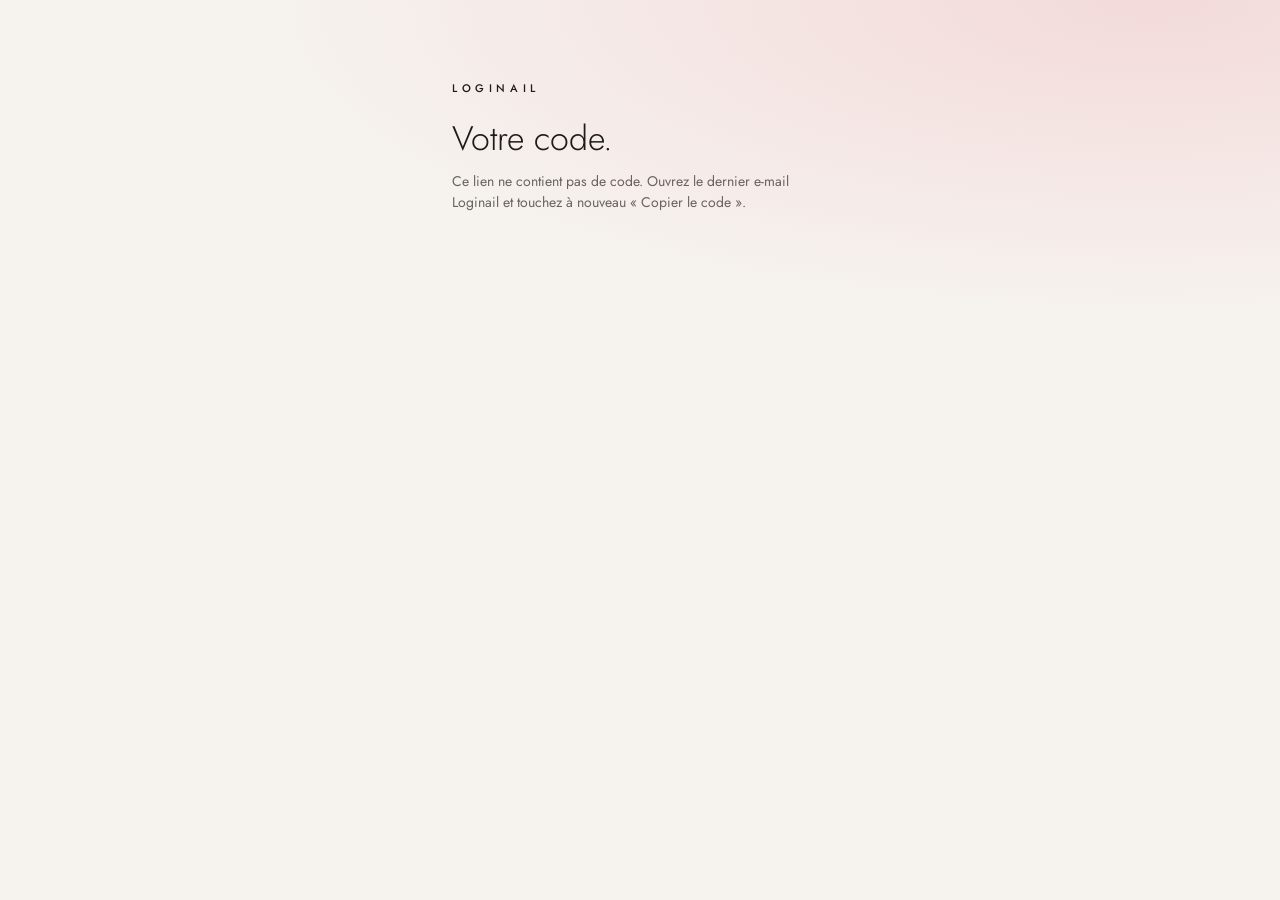
<file: code.html>
<!doctype html>
<html lang="fr">
<head>
<meta charset="utf-8">
<meta name="viewport" content="width=device-width,initial-scale=1,viewport-fit=cover">
<meta name="robots" content="noindex">
<meta name="referrer" content="no-referrer">
<title>Votre code · Loginail</title>
<link rel="icon" href="loginail-app2/favicon.svg">
<link rel="stylesheet" href="loginail-app2/polices.css?v=1711sc">
<!-- 17/11 (Marie) : le bouton « Copier le code » de l'e-mail de connexion arrive ici.
     Le code est après le # de l'adresse : il ne part jamais vers un serveur, et il ne vit que quelques minutes. -->
<style>
:root{--noir:#1E1C1B;--gris:#6B625C;--fond:#F6F3EF;--rose:#F3E3E1}
*{box-sizing:border-box}
html,body{margin:0;min-height:100%;background:var(--fond);color:var(--noir);font-family:Jost,system-ui,sans-serif;-webkit-tap-highlight-color:transparent}
body{background:radial-gradient(120% 60% at 90% 0%,#F3DADA 0%,transparent 60%),var(--fond);min-height:100vh;min-height:100dvh;display:flex;justify-content:center}
main{width:100%;max-width:420px;padding:max(80px,env(safe-area-inset-top)) 22px 40px}
.marque{font-size:11px;letter-spacing:.42em;font-weight:500}
h1{font-weight:300;font-size:34px;margin:18px 0 8px}
p{font-size:14px;color:var(--gris);line-height:1.5;margin:0 0 18px}
.code{background:#fff;border-radius:22px;padding:22px 16px;text-align:center;font-weight:300;font-size:44px;letter-spacing:.12em;font-variant-numeric:tabular-nums;margin:6px 0 14px;user-select:all;-webkit-user-select:all}
button{width:100%;height:56px;border:0;border-radius:18px;background:var(--noir);color:#fff;font:inherit;font-size:16px;cursor:pointer;transition:transform .12s,background .2s}
button:active{transform:scale(.97)}
button.fait{background:var(--rose);color:var(--noir)}
.ok{font-size:14px;line-height:1.5;margin-top:14px;text-align:center;opacity:0;transform:translateY(4px);transition:opacity .25s,transform .25s}
.ok.on{opacity:1;transform:none}
.rien .code,.rien button,.rien .ok{display:none}
</style>
</head>
<body>
<main id="m">
  <div class="marque">LOGINAIL</div>
  <h1>Votre code.</h1>
  <p id="t">Touchez « Copier le code », puis revenez dans l’appli Loginail et touchez « Coller le code ».</p>
  <div class="code" id="c"></div>
  <button id="b" type="button">Copier le code</button>
  <div class="ok" id="ok">Copié ✓ Revenez dans l’appli Loginail.</div>
</main>
<script>
(function () {
  var code = (location.hash.match(/\d{6,8}/) || [""])[0], m = document.getElementById("m");
  try { history.replaceState(null, "", location.pathname); } catch (e) {}   /* on enlève le code de l'adresse */
  if (!code) { m.className = "rien"; document.getElementById("t").textContent = "Ce lien ne contient pas de code. Ouvrez le dernier e-mail Loginail et touchez à nouveau « Copier le code »."; return; }
  document.getElementById("c").textContent = code.length === 6 ? code.slice(0, 3) + " " + code.slice(3) : code;
  var b = document.getElementById("b"), ok = document.getElementById("ok");
  function vieux() { var t = document.createElement("textarea"); t.value = code; t.setAttribute("readonly", ""); t.style.position = "fixed"; t.style.opacity = "0"; document.body.appendChild(t); t.select(); t.setSelectionRange(0, 99); var r = false; try { r = document.execCommand("copy"); } catch (e) {} t.remove(); return r; }
  function fini() { b.textContent = "Code copié ✓"; b.className = "fait"; ok.className = "ok on"; }
  b.addEventListener("click", function () {
    if (navigator.clipboard && navigator.clipboard.writeText) navigator.clipboard.writeText(code).then(fini, function () { if (vieux()) fini(); });
    else if (vieux()) fini();
  });
})();
</script>
</body>
</html>
</file>
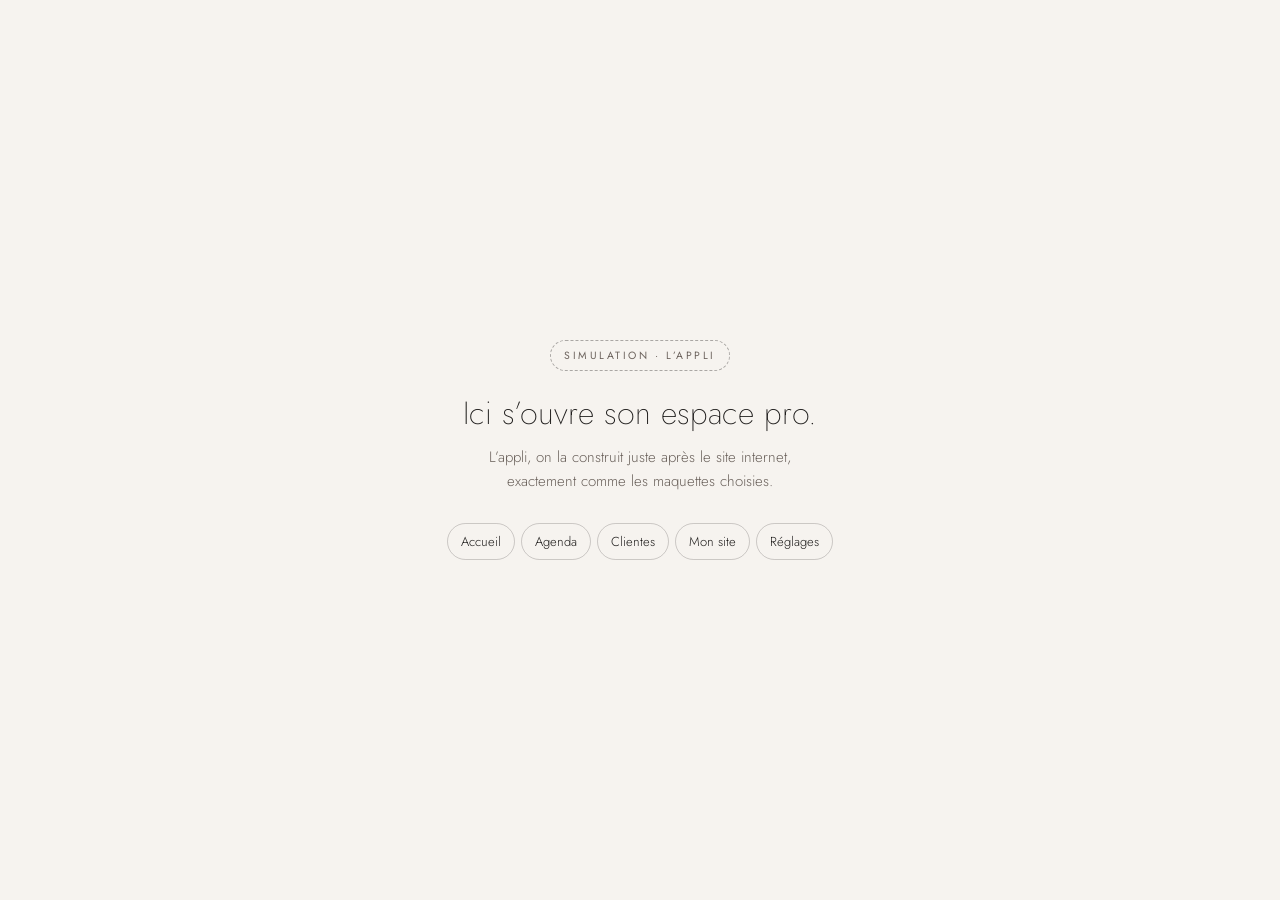
<file: loginail-creer/appli-simu.html>
<!doctype html>
<html lang="fr">
<head>
<meta charset="utf-8">
<meta name="viewport" content="width=device-width,initial-scale=1,viewport-fit=cover">
<title>Loginail · Espace pro (bientôt)</title>
<link href="polices.css" rel="stylesheet">
<style>
/* Simulation : l'espace pro (l'appli) se construit juste après le site internet. */
*{box-sizing:border-box}
html,body{margin:0;height:100%}
body{background:#F6F3EF;font-family:Jost,sans-serif;color:#1E1C1B;display:flex;flex-direction:column;align-items:center;justify-content:center;text-align:center;padding:30px}
em{font:400 10.5px Jost;font-style:normal;letter-spacing:.24em;color:#6B625C;border:1px dashed rgba(30,28,27,.35);border-radius:999px;padding:7px 13px}
h1{margin:24px 0 0;font:200 32px/1.15 Jost}
p{margin:14px 0 0;max-width:330px;font:300 15px/1.6 Jost;color:#6B625C}
.onglets{margin-top:30px;display:flex;gap:6px;flex-wrap:wrap;justify-content:center}
.onglets span{border:1px solid rgba(30,28,27,.2);border-radius:999px;padding:8px 13px;font:300 13px Jost}
</style>
</head>
<body>
<em>SIMULATION · L’APPLI</em>
<h1>Ici s’ouvre son espace pro.</h1>
<p>L’appli, on la construit juste après le site internet, exactement comme les maquettes choisies.</p>
<div class="onglets"><span>Accueil</span><span>Agenda</span><span>Clientes</span><span>Mon site</span><span>Réglages</span></div>
</body>
</html>
</file>
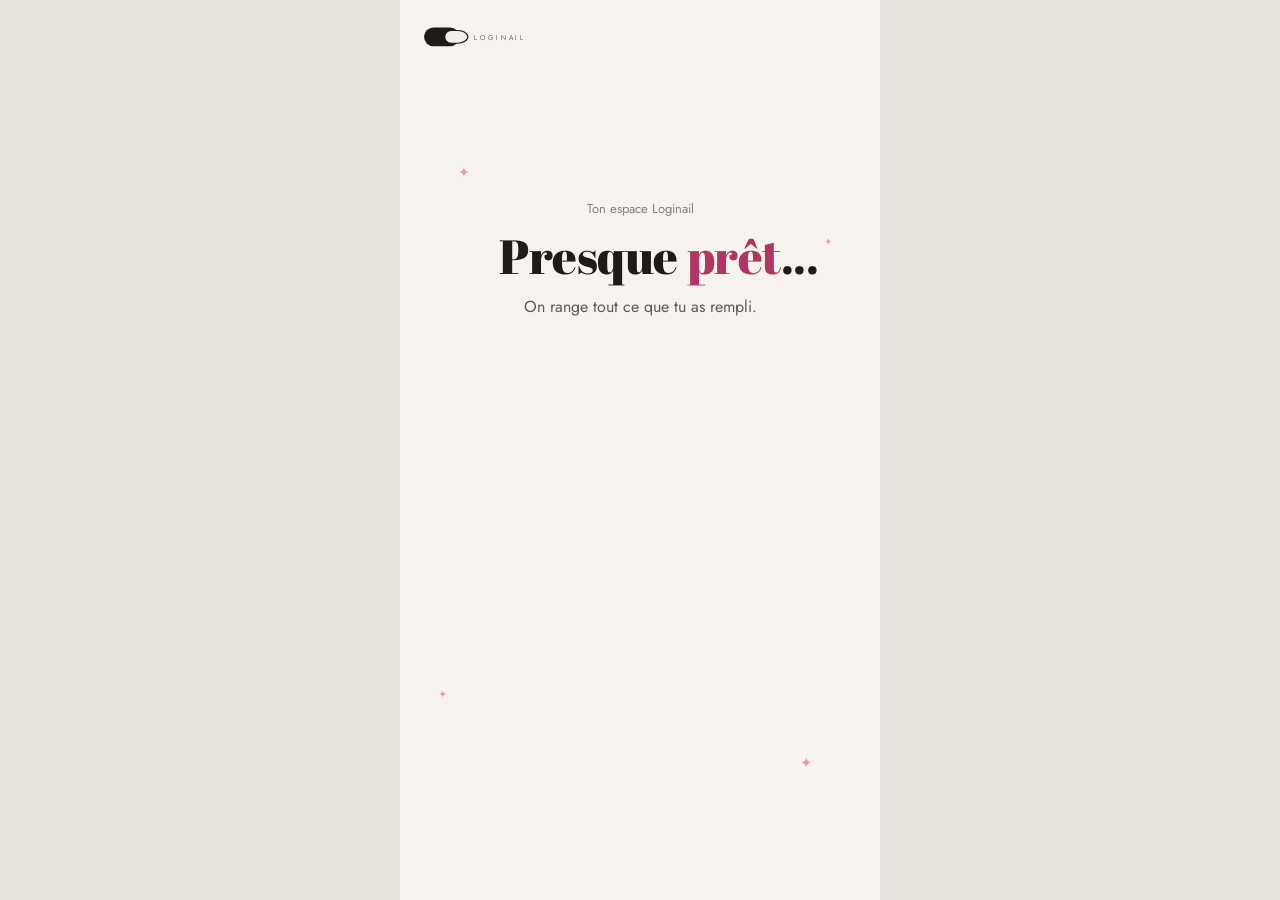
<file: loginail-creer/fin.html>
<!doctype html>
<html lang="fr">
<head>
<meta charset="utf-8"><meta name="robots" content="noindex">
<meta name="viewport" content="width=device-width,initial-scale=1,viewport-fit=cover">
<title>Loginail · Ton espace</title>
<meta name="theme-color" content="#F6F3EF">
<link rel="icon" href="favicon.svg" type="image/svg+xml">
<link href="polices.css" rel="stylesheet">
<style>
/* Après le lien reçu par e-mail : on range dans le coffre tout ce qu'elle a rempli (salon, prestations, horaires,
   style du site), puis « Tout est prêt » → l'espace pro.
   21/11 (D69, maquette idees/espace-pret-d.html) : écran #pret dans l'esprit de la page 1 « Un lien suffit. » :
   titre Abril avec le mot en rose, pastilles blanches qui se cochent une à une, bouton noir juste dessous, carte
   « 1er mois offert », étoiles ✦. Toute la page au « tu » (D67). */
:root{--sat:env(safe-area-inset-top);--sab:env(safe-area-inset-bottom);--fond:#F6F3EF;--noir:#1E1C1B;--muted:#6B625C;--surface:#FBF9F6;color-scheme:light}
*{box-sizing:border-box}
html,body{margin:0;height:100%}
body{background:#E7E2DC;font-family:Jost,sans-serif;color:var(--noir);-webkit-font-smoothing:antialiased;overflow:hidden}
#tel{max-width:480px;height:100vh;height:100dvh;margin:0 auto;position:relative;overflow:hidden;background:var(--fond);display:flex;flex-direction:column;padding:calc(var(--sat) + 26px) 24px calc(var(--sab) + 22px)}
.logo{width:104px;align-self:flex-start;flex:none}
.centre{flex:1;display:flex;flex-direction:column;justify-content:center;text-align:center}
h1{margin:0;font:200 34px/1.15 Jost,sans-serif}
p{margin:12px 0 0;font:300 15px/1.6 Jost,sans-serif;color:var(--muted)}
.recap{margin:26px auto 0;display:flex;flex-direction:column;gap:10px;text-align:left}
.recap div{display:flex;gap:12px;align-items:baseline;font:300 15px Jost,sans-serif}
.recap div::before{content:"";flex:none;width:12px;height:7px;border-left:1.4px solid;border-bottom:1.4px solid;transform:rotate(-45deg) translateY(-3px)}
.go{display:block;width:100%;border:0;border-radius:999px;padding:18px;background:var(--noir);color:var(--fond);font:500 13px Jost,sans-serif;letter-spacing:.2em;text-align:center;text-decoration:none;cursor:pointer}
/* écran « Tout est prêt » (D69) */
@font-face{font-family:'Abril Fatface';src:url(../loginail-site/polices/AbrilFatface-400-latin.woff2) format('woff2')}
#pret{align-items:center;justify-content:flex-start;padding-top:max(0px,calc((100dvh - 600px)/2));--rose:#B5475E;--rosé:#F7E9EA;--doux:#8A817A;--pop:cubic-bezier(.3,1.5,.5,1)}
.etape{margin:0 0 14px;font:400 13px Jost,sans-serif;color:var(--doux);animation:monte .5s both}
#pret h1{white-space:nowrap;font:400 clamp(30px,11vw,48px)/1.02 'Abril Fatface',serif;letter-spacing:-.01em;animation:monte .5s .08s both}
#pret h1 em{font-style:normal;color:#B03562;position:relative}
#pret h1 .st{position:absolute;right:-.42em;top:-.08em;font-size:.36em;color:#E99AB6;animation:scint 2.6s ease-in-out infinite}
.sous{margin:14px auto 0;min-height:3em;max-width:30ch;font:400 16px/1.5 Jost,sans-serif;color:#5F5751;animation:monte .5s .16s both}
.pastilles{margin-top:24px;min-height:142px;align-self:stretch;align-content:flex-start;display:flex;flex-wrap:wrap;justify-content:center;gap:8px}
.pastille{display:inline-flex;align-items:center;gap:8px;height:42px;padding:0 16px 0 10px;border-radius:999px;background:#fff;border:1px solid rgba(30,28,27,.1);font:400 15px Jost,sans-serif;
  color:var(--doux);opacity:0;transform:scale(.85);animation:pose .3s var(--pop) forwards;transition:color .2s}
.pastille.ok{color:var(--noir)}
.rang-site{flex:0 0 100%;min-width:0;display:flex;justify-content:center}   /* sa ligne à elle : la vraie adresse arrive sans rien pousser */
.rang-site .pastille{max-width:100%;white-space:nowrap}
.pastille i{width:22px;height:22px;border-radius:50%;background:var(--rosé);display:grid;place-items:center;flex:none}
.pastille i svg{width:12px;height:12px;stroke:var(--rose);stroke-width:2.2;fill:none;stroke-linecap:round;stroke-linejoin:round;stroke-dasharray:20;stroke-dashoffset:20}
.pastille.ok i svg{animation:coche .3s ease-out forwards}
.ouvre{margin-top:26px;display:flex;align-items:center;justify-content:center;gap:10px;width:100%;height:58px;border-radius:999px;background:var(--noir);color:var(--fond);font:500 17px Jost,sans-serif;text-decoration:none;cursor:pointer;animation:monte .4s both;transition:transform .15s}
.ouvre:active{transform:scale(.97)}
.ouvre svg{width:16px;height:16px;stroke:currentColor;stroke-width:1.8;fill:none}
.cadeau{margin-top:22px;display:inline-flex;align-items:center;gap:12px;padding:10px 18px 10px 10px;background:#fff;border-radius:18px;transform:rotate(-3deg);box-shadow:0 14px 30px -16px rgba(30,28,27,.35);text-align:left;animation:monte .4s .12s both}
.cadeau i{width:42px;height:42px;border-radius:12px;background:var(--rosé);display:grid;place-items:center;font-style:normal}
.cadeau b{display:block;font:600 15px Jost,sans-serif}.cadeau span{font:400 12px Jost,sans-serif;color:var(--doux)}
/* D81 : « Presque prêt… » et « Tout est prêt » = le MÊME écran, rien ne bouge ; les pastilles se cochent quand c'est vraiment rangé */
.points{position:absolute;left:100%}
.points b{font-weight:400;color:var(--noir);animation:scint 1s infinite}.points b:nth-child(2){animation-delay:.2s}.points b:nth-child(3){animation-delay:.4s}
#pret:not(.charge) .points,#pret.charge .fini{display:none}
#pret.charge .ouvre,#pret.charge .meme,#pret.charge .second,#pret.charge .cadeau{visibility:hidden;animation:none}
/* D85 : le téléchargement en gros, « continuer » juste dessous */
.meme{margin-top:9px;font:400 13px/1.35 Jost,sans-serif;color:var(--doux);animation:monte .4s .05s both}
.second{margin-top:4px;padding:10px;font:400 15px/1.2 Jost,sans-serif;color:var(--noir);text-decoration:underline;text-underline-offset:3px;animation:monte .4s .08s both}
#pret .cadeau{margin-top:12px}
.etoile{position:absolute;color:#E99AB6;pointer-events:none;animation:scint 3s ease-in-out infinite}
@keyframes monte{from{opacity:0;transform:translateY(12px)}}
@keyframes pose{to{opacity:1;transform:none}}
@keyframes coche{to{stroke-dashoffset:0}}
@keyframes scint{0%,100%{opacity:.25;transform:scale(.6)}50%{opacity:1;transform:scale(1.1)}}
@media (max-height:600px){#pret{padding-top:0}#pret .sous{margin-top:8px}.pastilles{margin-top:12px}.ouvre{margin-top:10px;height:52px;flex:none}#pret .cadeau{display:none}}
@media (prefers-reduced-motion:reduce){#pret *{animation-duration:.01s!important;animation-delay:0s!important;animation-iteration-count:1!important}}
[hidden]{display:none!important}
html.cadre{--sat:54px;--sab:20px}
html.cadre body{display:flex;align-items:center;justify-content:center;min-height:100vh}
html.cadre #pret{padding-top:137px}
html.cadre #tel{width:402px;height:874px;max-width:none;border-radius:55px;margin:0;box-shadow:0 0 0 12px #1b1b1d,0 0 0 14px #3a3a3c,0 40px 80px -30px rgba(30,28,27,.55);zoom:var(--z,1);flex:none}
.c-barre{position:absolute;top:0;left:0;right:0;height:54px;display:flex;justify-content:space-between;align-items:center;padding:4px 34px 0 46px;font:600 16px -apple-system,system-ui,sans-serif;z-index:95;pointer-events:none}
.c-barre svg{height:12px;margin-left:6px;fill:currentColor}
.c-ile{position:absolute;top:11px;left:50%;transform:translateX(-50%);width:126px;height:37px;border-radius:19px;background:#000;z-index:96;pointer-events:none}
.c-maison{position:absolute;bottom:8px;left:50%;transform:translateX(-50%);width:140px;height:5px;border-radius:3px;background:var(--noir);opacity:.85;z-index:96;pointer-events:none}
</style>
</head>
<body>
<div id="tel">
  <svg class="logo" viewBox="0 -2 330 72" aria-label="Loginail" id="logo"></svg>
  <div class="centre" id="range" hidden></div>
  <div class="centre charge" id="pret">
    <span class="etoile" style="left:12%;top:18%;font-size:14px">✦</span>
    <span class="etoile" style="right:10%;top:26%;font-size:10px;animation-delay:-1s">✦</span>
    <span class="etoile" style="left:8%;bottom:22%;font-size:11px;animation-delay:-2s">✦</span>
    <span class="etoile" style="right:14%;bottom:14%;font-size:15px;animation-delay:-.5s">✦</span>
    <div class="etape">Ton espace Loginail</div>
    <h1 id="titre" aria-live="polite"><span id="debut">Presque</span> <em>prêt<span class="st fini">✦</span><span class="points" aria-hidden="true"><b>.</b><b>.</b><b>.</b></span></em><span class="fini">.</span></h1>
    <div class="sous" id="sous">On range tout ce que tu as rempli.</div>
    <div class="pastilles" id="recap"></div>
    <a class="ouvre" id="telecharger" href="telecharger.html" target="_blank" rel="noopener">Télécharger mon appli <svg viewBox="0 0 16 16" aria-hidden="true"><path d="M8 2v12M3 9l5 5 5-5"/></svg></a>
    <div class="meme">Connecte-toi avec la même adresse e-mail.</div>
    <a class="second" id="ouvrir">Continuer sans télécharger</a>
    <div class="cadeau"><i>🎁</i><div><b>1er mois offert</b><span>sans engagement</span></div></div>
  </div>
  <div class="centre" id="perdu" hidden><h1>Ce lien ne marche plus.</h1><p>Il a peut-être déjà servi, ou il a plus d’une heure. Recommence, on t’en envoie un nouveau.</p></div>
  <a class="go" id="recommencer" hidden>RECOMMENCER</a>
</div>
<script src="vendor/supabase.js"></script>
<script>
const IPHONE = location.search.includes("iphone") ? "?iphone" : "";
if (IPHONE) {
  document.documentElement.classList.add("cadre");
  document.getElementById("tel").insertAdjacentHTML("afterbegin", '<div class="c-barre"><span>9:41</span><span><svg viewBox="0 0 18 12"><rect y="8" width="3" height="4" rx="1"/><rect x="5" y="5" width="3" height="7" rx="1"/><rect x="10" y="2" width="3" height="10" rx="1"/><rect x="15" width="3" height="12" rx="1"/></svg><svg viewBox="0 0 26 12"><rect x=".5" y=".5" width="22" height="11" rx="3" fill="none" stroke="currentColor"/><rect x="2" y="2" width="17" height="8" rx="2"/><rect x="24" y="4" width="2" height="4" rx="1"/></svg></span></div><div class="c-ile"></div><div class="c-maison"></div>');
  const z = () => document.documentElement.style.setProperty("--z", Math.min(1, (innerHeight - 40) / 900, (innerWidth - 30) / 430).toFixed(3));
  z(); addEventListener("resize", z);
}
/* le logo */
const PHI = (1 + Math.sqrt(5)) / 2, r = [0, 1, 2, 3, 4, 5, 6].map(i => 10 * PHI ** i);
const W = r[4], H = Math.sqrt(r[6] ** 2 - r[5] ** 2), S = r[3], CY = (S + W - H) / 2;
const ONGLE = `M0 ${-H} A${r[6]} ${r[6]} 0 0 1 ${W} 0 L${W} ${S} A${r[4]} ${r[4]} 0 0 1 ${-W} ${S} L${-W} 0 A${r[6]} ${r[6]} 0 0 1 0 ${-H}Z`;
const PW = 150, PHt = PW / PHI;
document.getElementById("logo").innerHTML = `<g transform="scale(.5)"><rect x="0" y="5" width="225" height="120" rx="60" fill="#1E1C1B"/><path d="M172 21H215C254 21 282 42 282 65C282 88 254 109 215 109H172A44 44 0 0 1 172 21Z" fill="#1E1C1B"/><path d="M172 28H213C247 28 274 47 274 65C274 83 247 102 213 102H172A37 37 0 0 1 172 28Z" fill="#F3EEE8"/></g><text x="160" y="42" font-family="Jost,sans-serif" font-weight="300" font-size="22" letter-spacing="9" fill="#1E1C1B">LOGINAIL</text>`;

const $ = id => document.getElementById(id);
const coffre = supabase.createClient("https://scfhaombuptmrlkdhcsl.supabase.co", "sb_publishable_lYx1ZH0k3EFrUhZ3v0W8gw_yhGPOhbq");
/* 06/11 : on arrive dans la vraie appli (app.loginail.fr) */
$("ouvrir").href = (location.hostname === "app.loginail.fr" ? "../" : "../appli.html") + IPHONE;
$("recommencer").href = "index.html" + IPHONE;
/* 21/11 : le bouton du mail mène ici (loginail) avec ?token_hash=…&type=…&r=<adresse de retour avec ?b=…>, plus vers supabase.co (= spams) */
const P = new URLSearchParams(location.search);
const BID = P.get("b") || (() => { try { return new URL(P.get("r")).searchParams.get("b"); } catch (e) { return null; } })();
let REFUS = /error(_code|_description)?=/.test(location.hash);   /* ancien lien refusé par le serveur */
const montre = (...ids) => ["range", "pret", "perdu", "ouvrir", "recommencer"].forEach(i => $(i).hidden = !ids.includes(i));

/* 22/11 (D80) : les photos choisies pendant la création vont dans le coffre « photos-sites ». Une photo ratée ne bloque jamais le site. */
async function rangePhotos(user, d, lues) {
  const l = d.prestations || [], a = new Map();
  l.forEach((p, i) => {
    if (!p.photosPresta) return;
    const u = [].concat(p.photosPresta);
    if (/^data:image\/jpeg;base64,/.test(u[0] || "")) a.set(i, u[0]);
    p.photosPresta = u.filter(x => /^https:\/\//.test(x));   /* jamais une image entière dans les données du site */
  });
  (lues || []).forEach(x => { if (l[x.place] && String(l[x.place].nom || "").slice(0, 120) === x.nom) a.set(+x.place, x.photo); });
  for (const [i, photo] of a) {
    try {
      const s = atob(photo.split(",")[1]), o = new Uint8Array(s.length); for (let k = 0; k < s.length; k++) o[k] = s.charCodeAt(k);
      const ch = `${user.id}/${Date.now()}-${i}.jpg`, seau = coffre.storage.from("photos-sites");
      const { error } = await seau.upload(ch, new Blob([o], { type: "image/jpeg" }), { contentType: "image/jpeg", cacheControl: "31536000", upsert: false });
      if (error) throw error;
      l[i].photosPresta = [seau.getPublicUrl(ch).data.publicUrl];
    } catch (e) { console.warn(e); }
  }
}
/* range le brouillon dans le coffre (une seule fois : ensuite on l'efface) */
async function range(user, vu = () => {}, range1 = () => {}) {
  // le plus sûr d'abord : celui gardé dans le coffre (?b=…), puis celui du compte, puis celui de ce téléphone
  let b = null;
  try { const local = JSON.parse(localStorage.getItem("loginail-brouillon")); if (local) b = local; } catch (e) {}
  if (user.user_metadata?.brouillon) b = { ...(b || {}), ...user.user_metadata.brouillon };
  const bid = BID;
  let lues = [];
  if (bid) {
    try { const { data } = await coffre.rpc("lire_photos_brouillon", { p_bid: bid }); lues = data || []; } catch (e) { console.warn(e); }   /* avant : prendre_brouillon les efface */
    const { data } = await coffre.rpc("prendre_brouillon", { bid }); if (data) b = { ...(b || {}), ...data };
  }
  if (!b) return null;
  vu(b);
  const { error: e1 } = await coffre.from("profils").update({
    prenom: b.prenom || null, nom_salon: b.nom || null, telephone: b.telephone || null,
    adresse: b.rue || null, code_postal: b.cp || null, ville: b.ville || null,
    place_id: b.placeId || null, latitude: b.position?.latitude ?? null, longitude: b.position?.longitude ?? null,
    site_style: b.style || 1, site_couleur: b.couleur || "noir", site_mode: b.mode || "jour",
    presentation: b.presentation || null,
  }).eq("id", user.id);
  if (e1) throw e1;
  range1("nom");
  // les prestations : seulement si l'espace n'en a pas encore (on ne double rien)
  const { count } = await coffre.from("prestations").select("id", { count: "exact", head: true });
  if (!count && b.prestations?.length) {
    /* 21/11 : une prestation sans prix (« Nail art » de Marie) arrivait en "" → refusée par le serveur, rien n'était rangé */
    const { error: e2 } = await coffre.from("prestations").insert(b.prestations.map((p, i) => ({ nom: String(p.nom || "Prestation"), prix: (p.prix === "" || p.prix == null || isNaN(+p.prix)) ? null : +p.prix, duree_min: parseInt(p.duree) || 60, ordre: i })));
    if (e2) throw e2;
  }
  range1("prestations");
  if (b.horaires) {
    const { error: e3 } = await coffre.from("horaires").upsert(b.horaires.map((h, j) => ({
      pro_id: user.id, jour: j, ouvert: !!h, debut: h?.d || "09:00", fin: h?.f || "18:00", pause_debut: h?.pd || null, pause_fin: h?.pf || null })));
    if (e3) throw e3;
  }
  range1("jours");
  /* 06/11 : son site va dans le coffre, avec son adresse (dilerna, dilerna-2…) : les clientes peuvent réserver */
  const { data: deja } = await coffre.from("sites").select("slug").maybeSingle();
  if (!deja) {
    const d = { ...b }; delete d.univers; delete d.exempleFictif; delete d._charmsU;
    await rangePhotos(user, d, lues);
    const base = String(b.nom || b.prenom || "mon-salon").normalize("NFD").replace(/[̀-ͯ]/g, "").toLowerCase().replace(/[^a-z0-9]+/g, "-").replace(/^-|-$/g, "").slice(0, 34) || "mon-salon";
    for (let n = 1; n <= 30; n++) {
      const slug = (n === 1 ? base : base + "-" + n).padEnd(3, "0");
      const { error } = await coffre.from("sites").insert({ pro_id: user.id, slug, donnees: d, en_ligne: true });   /* plus tard : en ligne seulement après l'abonnement (Stripe) */
      if (!error) break;
      if (!/duplicate|unique/i.test(error.message)) throw error;
    }
  }
  range1("site");
  await coffre.auth.updateUser({ data: { brouillon: null } });
  try { localStorage.removeItem("loginail-brouillon"); } catch (e) {}
  return b;
}

/* simulation : rien n'est rangé pour de vrai, on montre seulement ce qu'elle verrait */
const SIMU = (() => { try { return localStorage.getItem("loginail-simu") === "1"; } catch (e) { return false; } })();
/* D69 : pastilles blanches qui se cochent une à une (seulement celles qui existent) */
const COCHE = '<i><svg viewBox="0 0 12 12"><path d="M2.5 6.2l2.3 2.3 4.7-5"/></svg></i>';
function recap(b) {
  const n = b.prestations?.length || 0, jours = (b.horaires || []).filter(Boolean).length;
  [["nom", b.nom], ["prestations", n && `${n} prestation${n > 1 ? "s" : ""}`], ["jours", jours && `${jours} jour${jours > 1 ? "s" : ""} d’ouverture`], ["site", "Ton site"]]
    .filter(([, t]) => t).forEach(([cle, t], i) => {
      const p = document.createElement("span"); p.className = "pastille"; p.dataset.cle = cle; p.innerHTML = COCHE;
      const texte = document.createElement("span"); texte.className = "texte"; texte.textContent = t;
      p.append(texte); p.style.animationDelay = i * .05 + "s";
      if (cle === "site") { const l = document.createElement("div"); l.className = "rang-site"; l.append(p); $("recap").append(l); } else $("recap").append(p);
    });
}
/* 22/11 : on n'annonce l'adresse qu'ici, une fois créée : celle lue dans le coffre (dilerna, dilerna-2…), jamais devinée.
   Trop longue : l'écriture rapetisse, on ne coupe jamais la fin (c'est le « -2 » qui compte). */
function montreAdresse(slug) {
  const p = $("recap").querySelector('[data-cle="site"]');
  if (!p || !slug) return;
  const t = p.querySelector(".texte"); t.textContent = "loginail.fr/" + slug;
  for (let px = 15; px >= 9; px -= .5) { t.style.fontSize = px + "px"; if (p.scrollWidth <= p.clientWidth) break; }
}
/* lien refusé : on ne range JAMAIS dans le compte déjà ouvert sur l'appareil (ce n'est pas forcément le sien) */
async function refuse() {
  history.replaceState(null, "", location.pathname + IPHONE + "#error=refus");
  const { data: { session } } = await coffre.auth.getSession();
  if (session) {
    $("perdu").querySelector("p").textContent = "Il a peut-être déjà servi. Un compte est déjà ouvert sur cet appareil : rien n’y a été changé.";
    $("recommencer").textContent = "OUVRIR CE COMPTE";
    $("recommencer").href = $("ouvrir").href;
  }
  montre("perdu", "recommencer");
}
/* une coche à la fois (un quart de seconde, pour qu'on voie le geste), jamais avant que ce soit rangé */
let file = Promise.resolve();
const pause = ms => new Promise(ok => setTimeout(ok, ms));
function coche(cle) {
  file = file.then(async () => {
    const p = $("recap").querySelector(`.pastille[data-cle="${cle}"]:not(.ok)`);
    if (p) { await pause(250); p.classList.add("ok"); }
  });
}
async function toutPret(prenom) {
  ["nom", "prestations", "jours", "site"].forEach(coche);
  await file; await pause(200);
  $("debut").textContent = "Tout est";
  $("sous").textContent = prenom ? `Bienvenue ${prenom} : tout ce que tu as rempli y est déjà.` : "Tout ce que tu as rempli y est déjà.";
  /* nom très long + vraie adresse : si la carte cadeau ne tient pas, on la retire (comme sur les tout petits téléphones, D85) */
  const cadeau = $("pret").querySelector(".cadeau");
  if (cadeau.offsetTop + cadeau.offsetHeight + 6 > $("tel").clientHeight) cadeau.style.display = "none";
  $("pret").classList.remove("charge");
}
async function depart() {
  if (REFUS && !SIMU) return refuse();
  if (SIMU) {
    let b = null; try { b = JSON.parse(localStorage.getItem("loginail-brouillon")); } catch (e) {}
    recap(b || {});
    $("ouvrir").href = "appli-simu.html";
    montre("pret", "ouvrir"); toutPret(b?.prenom); return;
  }
  const { data: { session } } = await coffre.auth.getSession();
  if (!session) { montre("perdu", "recommencer"); return; }
  try {
    const b = await range(session.user, recap, coche);
    const { data: p } = await coffre.from("profils").select("prenom").eq("id", session.user.id).single();
    if (!b) recap({});
    const { data: site } = await coffre.from("sites").select("slug").eq("pro_id", session.user.id).maybeSingle();
    montreAdresse(site?.slug);
    await toutPret(p?.prenom);
  } catch (e) {
    montre("range");
    $("range").innerHTML = "<h1>Petit souci.</h1><p>Tes informations ne se sont pas rangées. Vérifie ta connexion, puis recharge la page.</p>";
  }
}
/* le lien de l'e-mail arrive avec la connexion dans l'adresse : on laisse la bibliothèque la lire, puis on range */
let fait = false;
if (SIMU) { fait = true; depart(); }
else if (P.get("token_hash")) {
  /* on valide le jeton ici ; refusé (périmé, déjà servi) : refuse(), rien n'est écrit */
  fait = true;
  coffre.auth.verifyOtp({ token_hash: P.get("token_hash"), type: P.get("type") || "email" })
    .then(({ data, error }) => { if (error || !data?.session) REFUS = true; }, () => { REFUS = true; })
    .then(() => { history.replaceState(null, "", location.pathname + (BID ? "?b=" + encodeURIComponent(BID) : "") + (IPHONE ? (BID ? "&" : "?") + "iphone" : "")); depart(); });
}
coffre.auth.onAuthStateChange((ev, s) => { if (s && !fait) { fait = true; setTimeout(depart, 0); } });
setTimeout(() => { if (!fait) { fait = true; depart(); } }, 2500);
</script>
</body>
</html>
</file>
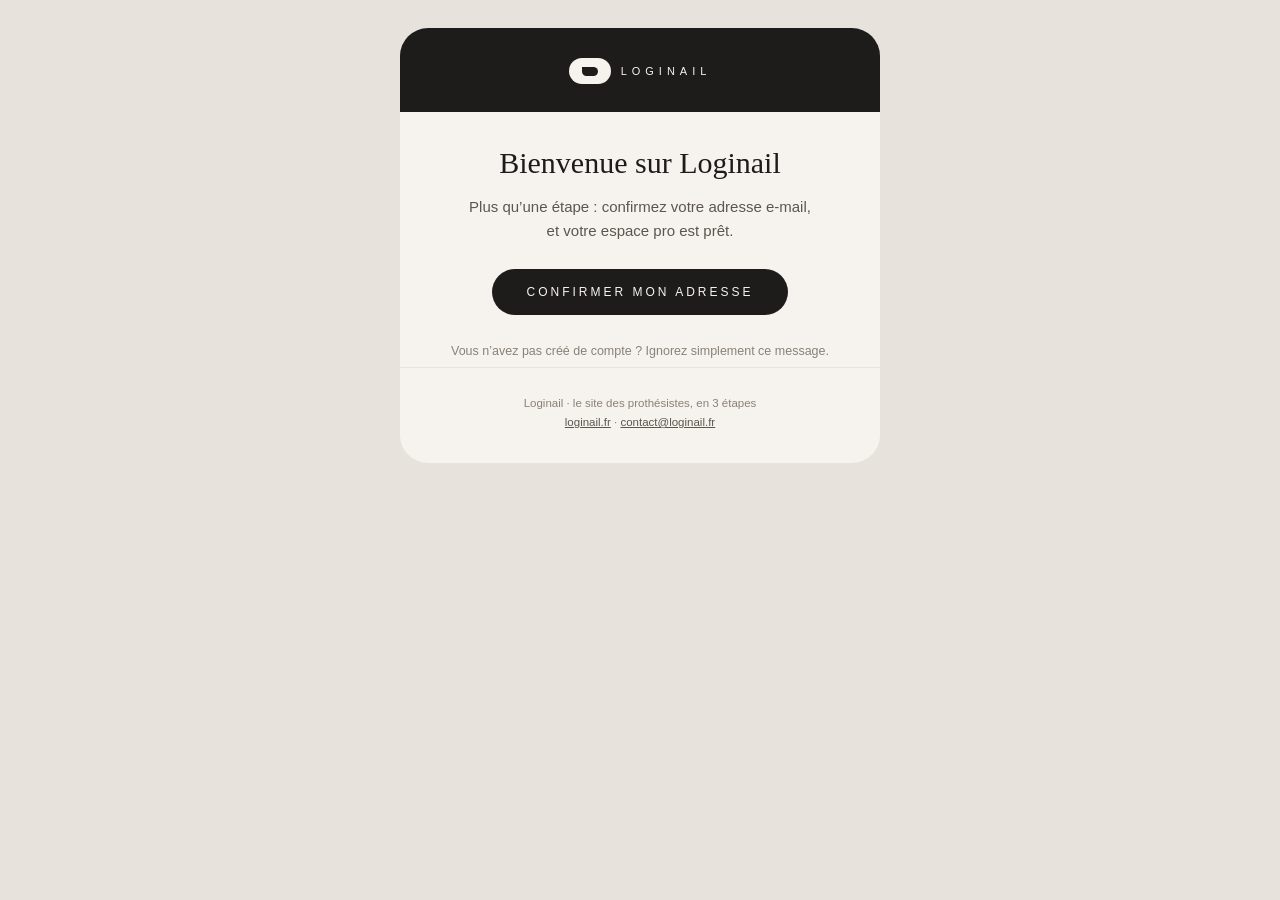
<file: loginail-creer/mail-bienvenue.html>
<!doctype html><html lang="fr"><head><meta charset="utf-8"><meta name="viewport" content="width=device-width,initial-scale=1"><meta name="color-scheme" content="light"><title>Bienvenue sur Loginail</title></head>
<body style="margin:0;padding:0;background:#E7E2DC">
<table role="presentation" width="100%" cellpadding="0" cellspacing="0" border="0" style="background:#E7E2DC"><tr><td align="center" style="padding:28px 14px">
 <table role="presentation" width="100%" cellpadding="0" cellspacing="0" border="0" style="max-width:480px;background:#F6F3EF;border-radius:28px;overflow:hidden">
  <tr><td style="background:#1E1C1B;padding:30px 28px 28px;text-align:center"><table role="presentation" cellpadding="0" cellspacing="0" border="0" align="center"><tr><td style="background:#F6F3EF;border-radius:13px;width:42px;height:26px;text-align:center;vertical-align:middle"><span style="display:inline-block;width:16px;height:9px;border-radius:0 9px 9px 9px;background:#1E1C1B"></span></td><td style="padding-left:10px;font:500 11px/1 Helvetica,Arial,sans-serif;letter-spacing:5px;color:#F6F3EF">LOGINAIL</td></tr></table></td></tr>
  <tr><td style="padding:34px 30px 6px;text-align:center">
   <div style="font:400 30px/1.15 'Cormorant Garamond',Georgia,'Times New Roman',serif;color:#1E1C1B;margin:0 0 14px">Bienvenue sur Loginail</div>
   <div style="font:300 15px/1.6 Jost,Helvetica,Arial,sans-serif;color:#5d554e;margin:0 0 26px">Plus qu’une étape : confirmez votre adresse e-mail,<br>et votre espace pro est prêt.</div>
   <table role="presentation" cellpadding="0" cellspacing="0" border="0" align="center"><tr><td style="background:#1E1C1B;border-radius:28px">
    <a href="fin.html" target="_parent" style="display:inline-block;padding:17px 34px;font:500 12px/1 Helvetica,Arial,sans-serif;letter-spacing:3px;text-transform:uppercase;color:#F6F3EF;text-decoration:none">Confirmer mon adresse</a>
   </td></tr></table>
   <div style="font:300 12.5px/1.6 Jost,Helvetica,Arial,sans-serif;color:#8a8076;margin:26px 0 0">Vous n’avez pas créé de compte ? Ignorez simplement ce message.</div>
  </td></tr>
  <tr><td style="padding:26px 30px 30px;text-align:center;font:300 11.5px/1.7 Helvetica,Arial,sans-serif;color:#8a8076;border-top:1px solid #E7E2DC">
   Loginail · le site des prothésistes, en 3 étapes<br><a href="https://loginail.fr" target="_blank" style="color:#5d554e">loginail.fr</a> · <a target="_blank" href="mailto:contact@loginail.fr" style="color:#5d554e">contact@loginail.fr</a>
  </td></tr>
 </table>
</td></tr></table>
</body></html>
</file>
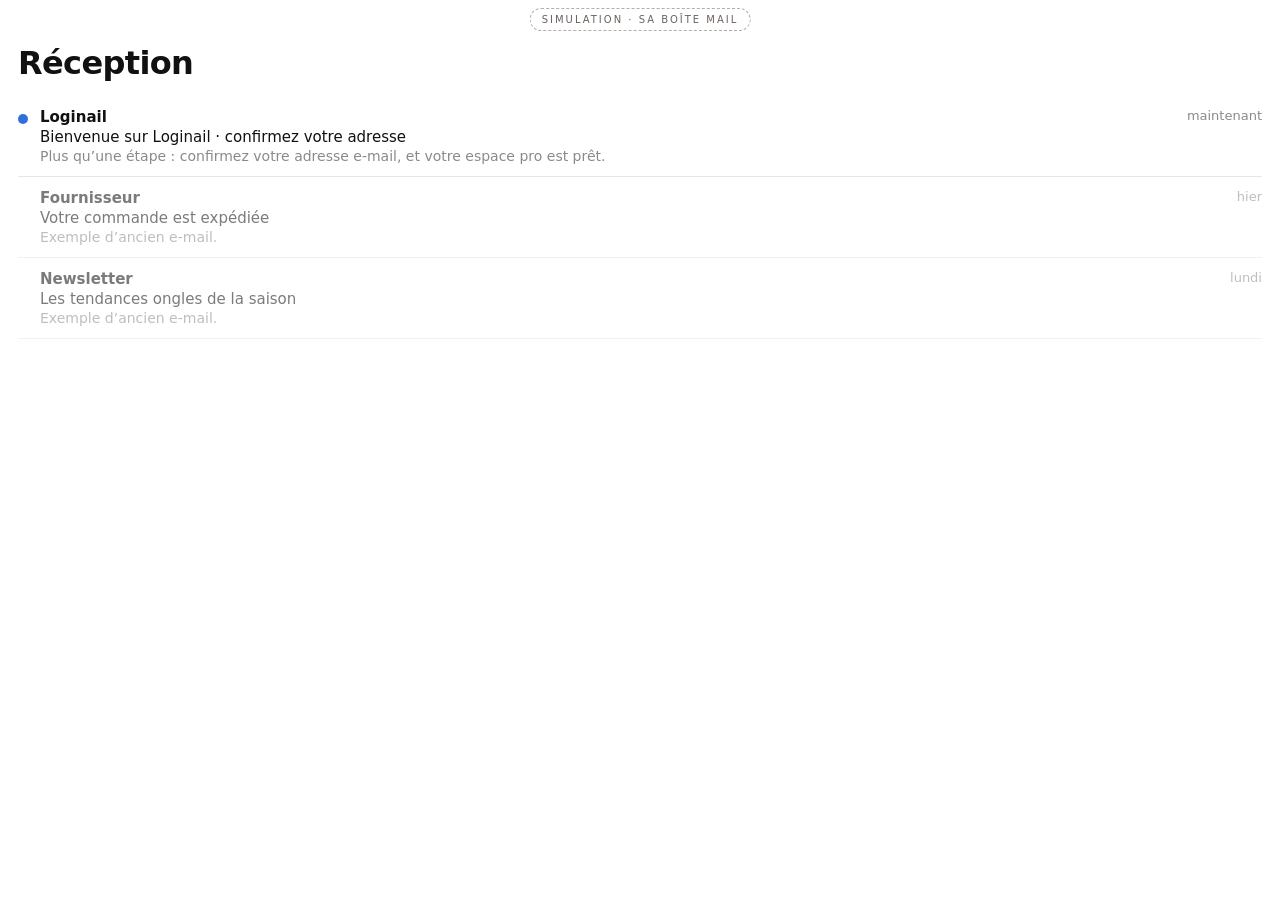
<file: loginail-creer/mail-simu.html>
<!doctype html>
<html lang="fr">
<head>
<meta charset="utf-8">
<meta name="viewport" content="width=device-width,initial-scale=1,viewport-fit=cover">
<title>Boîte de réception · simulation</title>
<style>
/* Simulation : la boîte mail de la prothésiste (une boîte mail quelconque), avec le vrai e-mail Loginail dedans. */
*{box-sizing:border-box}
html,body{margin:0;height:100%}
body{font:15px -apple-system,system-ui,"Segoe UI",sans-serif;color:#111;background:#fff;-webkit-font-smoothing:antialiased}
.simu{position:fixed;top:8px;left:50%;transform:translateX(-50%);font:400 10px Jost,system-ui,sans-serif;letter-spacing:.2em;color:#6B625C;background:#fff;border:1px dashed rgba(30,28,27,.35);border-radius:999px;padding:5px 11px;z-index:9;white-space:nowrap}
.boite{padding:44px 18px 20px}
.boite h1{margin:0 0 14px;font:700 32px system-ui,sans-serif;letter-spacing:-.02em}
.msg{display:grid;grid-template-columns:12px 1fr;gap:10px;width:100%;text-align:left;border:0;background:none;border-bottom:1px solid #e6e6e6;padding:12px 0;cursor:pointer;font:inherit;color:inherit}
.msg i{width:10px;height:10px;border-radius:50%;background:#2f6fdb;margin-top:6px}
.msg.lu i{visibility:hidden}
.msg .h{display:flex;justify-content:space-between}
.msg b{font-weight:600}
.msg small{color:#8a8a8a;font-size:13px}
.msg .s{font-weight:500;margin-top:2px}
.msg .a{color:#8a8a8a;font-size:14px;margin-top:2px;display:-webkit-box;-webkit-line-clamp:2;-webkit-box-orient:vertical;overflow:hidden}
.vieux{opacity:.55}
.lecture{position:fixed;inset:0;background:#fff;display:none;flex-direction:column}
.lecture.on{display:flex}
.haut{display:flex;align-items:center;gap:8px;padding:40px 14px 10px;border-bottom:1px solid #eee}
.haut button{border:0;background:none;color:#2f6fdb;font:17px system-ui,sans-serif;cursor:pointer;padding:4px}
.entete{padding:12px 18px;border-bottom:1px solid #eee}
.entete b{display:block;font-size:19px;margin-bottom:6px}
.entete span{color:#8a8a8a;font-size:13px}
iframe{flex:1;border:0;width:100%}
</style>
</head>
<body>
<div class="simu">SIMULATION · SA BOÎTE MAIL</div>
<div class="boite">
  <h1>Réception</h1>
  <button class="msg" id="m1"><i></i><div><div class="h"><b>Loginail</b><small>maintenant</small></div><div class="s">Bienvenue sur Loginail · confirmez votre adresse</div><div class="a">Plus qu’une étape : confirmez votre adresse e-mail, et votre espace pro est prêt.</div></div></button>
  <div class="msg vieux lu"><i></i><div><div class="h"><b>Fournisseur</b><small>hier</small></div><div class="s">Votre commande est expédiée</div><div class="a">Exemple d’ancien e-mail.</div></div></div>
  <div class="msg vieux lu"><i></i><div><div class="h"><b>Newsletter</b><small>lundi</small></div><div class="s">Les tendances ongles de la saison</div><div class="a">Exemple d’ancien e-mail.</div></div></div>
</div>
<div class="lecture" id="lecture">
  <div class="haut"><button id="retour">‹ Réception</button></div>
  <div class="entete"><b>Bienvenue sur Loginail · confirmez votre adresse</b><span>De : Loginail &lt;contact@loginail.fr&gt;<br>À : <span id="a"></span></span></div>
  <iframe src="mail-bienvenue.html" title="L’e-mail Loginail"></iframe>
</div>
<script>
try { const b = JSON.parse(localStorage.getItem("loginail-brouillon")); document.getElementById("a").textContent = b?.email || "vous"; } catch (e) {}
document.getElementById("m1").onclick = () => { document.getElementById("m1").classList.add("lu"); document.getElementById("lecture").classList.add("on"); };
document.getElementById("retour").onclick = () => document.getElementById("lecture").classList.remove("on");
</script>
</body>
</html>
</file>
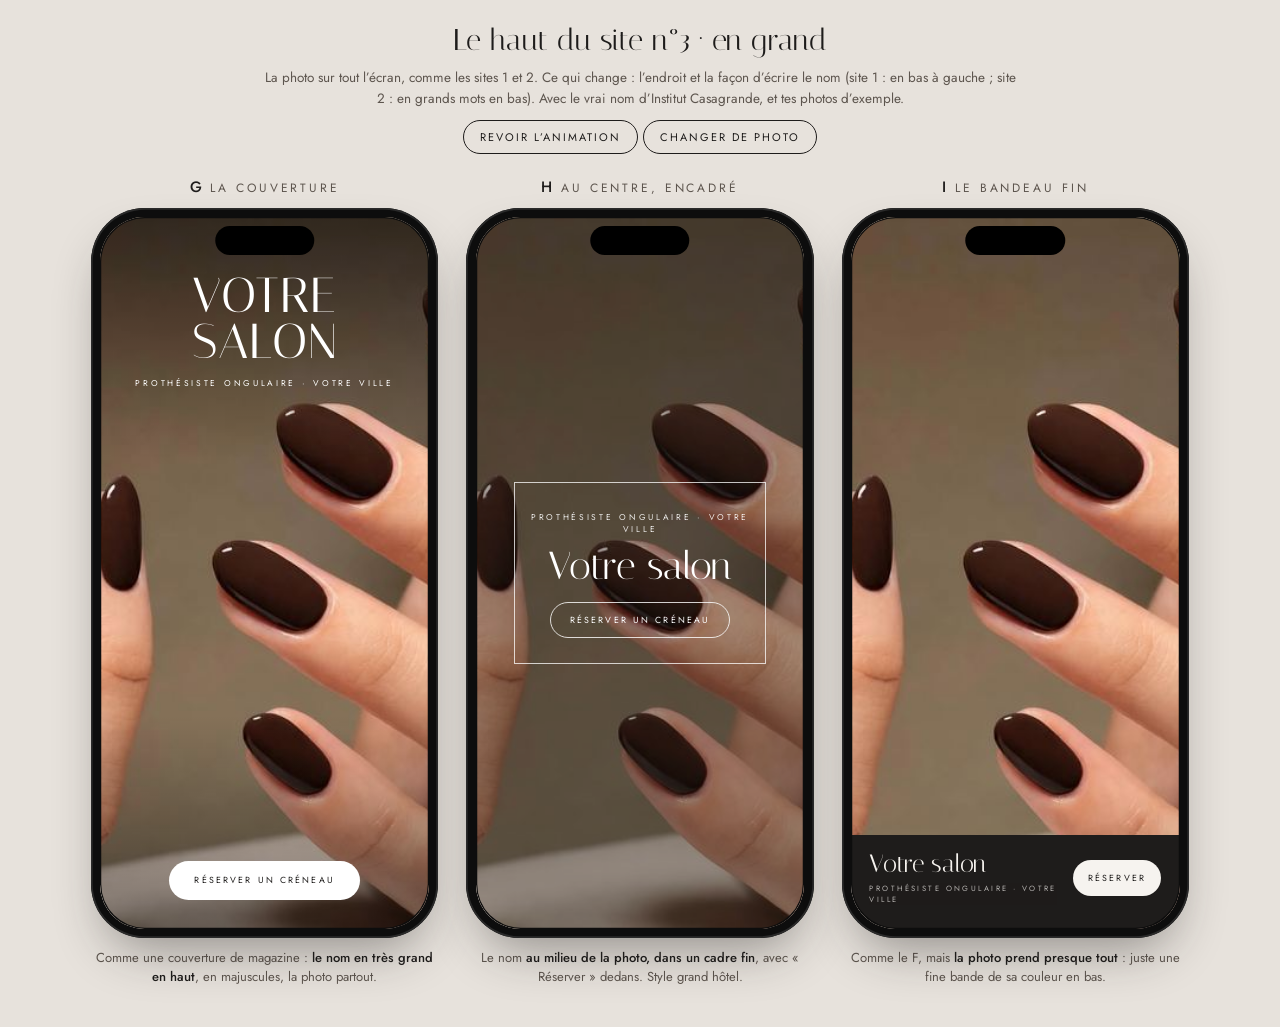
<file: loginail-creer/site3-haut.html>
<!doctype html>
<html lang="fr">
<head>
<meta charset="utf-8">
<meta name="viewport" content="width=device-width,initial-scale=1">
<title>Loginail · Site 3</title>
<link rel="stylesheet" href="polices.css">
<style>
:root{--noir:#1E1C1B;--creme:#F6F3EF;--greige:#CFC6BC;--gris:#8a8076}
*{box-sizing:border-box}
body{margin:0;background:#E7E2DC;font-family:Jost,sans-serif;color:var(--noir);-webkit-font-smoothing:antialiased}
button{font:inherit;color:inherit;cursor:pointer}
.entete{text-align:center;padding:22px 16px 6px}
.entete h1{font:400 30px Italiana,serif;margin:0 0 10px}
.explique{max-width:760px;margin:0 auto;font-size:13.5px;line-height:1.55;color:#5d554e}
.rejouer{margin-top:10px;border:1px solid var(--noir);background:none;border-radius:999px;padding:8px 16px;font-size:11px;letter-spacing:.18em;text-transform:uppercase}
.rangee{display:flex;justify-content:safe center;align-items:flex-start;gap:28px;padding:16px 16px 40px;overflow-x:auto}
.col{display:flex;flex-direction:column;align-items:center;gap:10px;width:calc(412px * var(--z,1))}
.code{font-size:12px;letter-spacing:.24em;text-transform:uppercase;color:#5d554e;white-space:nowrap}
.code b{color:var(--noir);font-weight:500;margin-right:6px;font-size:15px}
.mot{font-size:13px;line-height:1.5;color:#5d554e;text-align:center;max-width:340px}
.mot em{font-style:normal;color:var(--noir);font-weight:500}
.tel{zoom:var(--z,1);width:412px;height:866px;border-radius:64px;background:#0d0d0d;padding:11px;position:relative;box-shadow:0 0 0 2px #2a2a2a inset,0 30px 60px -20px rgba(30,28,27,.45);flex:none}
.ecran{width:390px;height:844px;border-radius:53px;overflow:hidden;position:relative;background:var(--creme)}
.ecran::after{content:"";position:absolute;inset:0;border-radius:inherit;box-shadow:inset 0 0 0 1.5px #0d0d0d;pointer-events:none;z-index:90}
.ile{position:absolute;top:11px;left:50%;transform:translateX(-50%);width:118px;height:34px;background:#000;border-radius:20px;z-index:60}
.defile{position:absolute;inset:0;overflow-y:auto;overflow-x:hidden;scrollbar-width:none}
.defile::-webkit-scrollbar{display:none}
.kick{font-size:10px;letter-spacing:.32em;text-transform:uppercase}
.resa{display:block;margin:0 auto;border:0;border-radius:999px;padding:16px 30px;font-size:10.5px;letter-spacing:.24em;text-transform:uppercase}
.suite{padding:48px 26px 60px}
.suite .ti{display:flex;align-items:center;gap:14px;font-weight:300;font-size:16px;letter-spacing:.32em;text-transform:uppercase;margin-bottom:18px}
.suite .ti::before{content:"";width:26px;height:1px;background:currentColor}
.suite .l{display:flex;justify-content:space-between;padding:18px 0;border-bottom:1px solid rgba(128,120,112,.28);font-size:14px;letter-spacing:.18em;text-transform:uppercase}
.suite .l small{letter-spacing:.03em;text-transform:none;color:var(--gris);font-size:12px}
@keyframes monte{from{opacity:0;transform:translateY(24px)}to{opacity:1;transform:none}}
@keyframes fondu{from{opacity:0}to{opacity:1}}

/* A · L'arche : la photo dans une arche, le nom au-dessus, sur fond crème */
.hA{min-height:844px;padding:76px 26px 34px;text-align:center;display:flex;flex-direction:column;align-items:center}
.hA .kick{color:var(--gris);animation:fondu 1s .1s both}
.hA h2{font:400 46px/1.02 Italiana,serif;margin:14px 0 26px;animation:monte 1s .25s both}
.arche{width:282px;height:390px;border-radius:141px 141px 10px 10px;background:#cfc6bc center/cover;box-shadow:0 30px 50px -30px rgba(30,28,27,.5);animation:arche 1.4s .35s cubic-bezier(.2,.7,.2,1) both}
@keyframes arche{from{clip-path:inset(100% 0 0 0 round 141px 141px 10px 10px)}to{clip-path:inset(0 0 0 0 round 141px 141px 10px 10px)}}
.hA .resa{margin-top:auto;background:var(--noir);color:var(--creme);animation:monte 1s .9s both}

/* B · L'éventail : le nom en grand, trois photos en éventail comme des polaroïds */
.hB{min-height:844px;padding:78px 26px 34px;display:flex;flex-direction:column}
.hB .kick{color:var(--gris);animation:fondu 1s .1s both}
.hB h2{font:400 52px/1 Italiana,serif;margin:14px 0 0;animation:monte 1s .25s both}
.eventail{position:relative;height:330px;margin:34px 0 0}
.eventail div{position:absolute;top:20px;left:50%;width:150px;height:200px;margin-left:-75px;background:#cfc6bc center/cover;border:7px solid #fff;border-bottom-width:30px;box-shadow:0 18px 30px -16px rgba(30,28,27,.45);transform-origin:50% 120%;animation:carte 1.2s cubic-bezier(.2,.7,.2,1) both}
.eventail div:nth-child(1){--r:-10deg;--x:-54px;animation-delay:.5s}
.eventail div:nth-child(2){--r:9deg;--x:54px;animation-delay:.62s}
.eventail div:nth-child(3){--r:0deg;--x:0px;top:0;animation-delay:.74s}
@keyframes carte{from{opacity:0;transform:translateY(40px) rotate(0)}to{opacity:1;transform:translateX(var(--x)) rotate(var(--r))}}
.hB .bas{margin-top:auto;display:flex;align-items:center;justify-content:space-between;gap:12px;animation:monte 1s 1s both}
.hB .bas span{font-size:12.5px;color:var(--gris);line-height:1.4}
.hB .resa{margin:0;background:var(--noir);color:var(--creme);flex:none}

/* C · Le bloc de couleur : la photo en haut, le nom sur un bloc de sa couleur en dessous */
.hC{min-height:844px;display:flex;flex-direction:column}
.hC .ph{height:500px;background:#cfc6bc center/cover;animation:fondu 1.4s both}
.hC .bloc{flex:1;background:var(--encre,#1E1C1B);color:var(--creme);padding:30px 26px 34px;display:flex;flex-direction:column}
.hC .kick{opacity:.75;animation:fondu 1s .3s both}
.hC h2{font:400 46px/1.02 Italiana,serif;margin:12px 0 0;animation:monte 1s .4s both}
.hC .resa{margin:auto 0 0;background:none;color:var(--creme);border:1px solid rgba(246,243,239,.6);animation:monte 1s .7s both}

/* D · Le grand titre : le bloc de couleur en haut avec le nom en très grand, la photo en dessous */
.hD{min-height:844px;display:flex;flex-direction:column;background:var(--encre,#1E1C1B);color:var(--creme)}
.hD .haut{padding:84px 26px 30px}
.hD .kick{opacity:.7;animation:fondu 1s .1s both}
.hD h2{font:400 64px/.95 Italiana,serif;margin:16px 0 0;animation:monte 1.1s .2s both}
.hD .ph{flex:1;margin:0 0 0 0;background:#cfc6bc center/cover;position:relative;animation:fondu 1.4s .4s both}
.hD .resa{position:absolute;left:26px;bottom:30px;background:var(--creme);color:var(--noir);margin:0}
/* E · La galerie : la photo encadrée comme un tableau, sur sa couleur, le nom centré dessous */
.hE{min-height:844px;background:var(--encre,#1E1C1B);color:var(--creme);padding:70px 22px 34px;display:flex;flex-direction:column;align-items:center;text-align:center}
.hE .cadre{width:100%;height:470px;padding:10px;border:1px solid rgba(246,243,239,.35);animation:fondu 1.2s both}
.hE .cadre div{width:100%;height:100%;background:#cfc6bc center/cover}
.hE .kick{opacity:.7;margin-top:26px;animation:fondu 1s .4s both}
.hE h2{font:400 42px/1.02 Italiana,serif;margin:10px 0 0;animation:monte 1s .5s both}
.hE .resa{margin-top:auto;background:none;color:var(--creme);border:1px solid rgba(246,243,239,.6);animation:monte 1s .8s both}
/* F · Le bandeau : la photo sur tout l'écran, un bandeau de couleur en bas avec le nom */
.hF{height:844px;position:relative;background:#cfc6bc center/cover;animation:fondu 1.4s both}
.hF .bande{position:absolute;left:0;right:0;bottom:0;background:var(--encre,#1E1C1B);color:var(--creme);padding:26px 26px 34px;animation:bande 1s .3s cubic-bezier(.2,.7,.2,1) both}
@keyframes bande{from{transform:translateY(100%)}to{transform:none}}
.hF .bande .ligne1{display:flex;align-items:flex-end;justify-content:space-between;gap:14px}
.hF h2{font:400 40px/1.02 Italiana,serif;margin:8px 0 0}
.hF .kick{opacity:.7}
.hF .resa{margin:0;flex:none;background:var(--creme);color:var(--noir);padding:15px 20px}

/* G · La couverture de magazine : la photo sur tout l'écran, le nom en très grand EN HAUT, comme le titre d'un magazine */
.hG{height:844px;position:relative;background:#cfc6bc center/cover;color:#fff;animation:fondu 1.4s both}
.hG::before{content:"";position:absolute;inset:0;background:linear-gradient(180deg,rgba(0,0,0,.5),rgba(0,0,0,0) 34%,rgba(0,0,0,0) 70%,rgba(0,0,0,.45))}
.hG .titre{position:absolute;left:0;right:0;top:66px;text-align:center;padding:0 16px}
.hG h2{font:400 58px/.95 Italiana,serif;margin:0;text-transform:uppercase;letter-spacing:.02em;animation:monte 1.1s .2s both}
.hG .kick{display:block;margin-top:14px;opacity:.9;animation:fondu 1s .5s both}
.hG .bas{position:absolute;left:0;right:0;bottom:34px;text-align:center;animation:monte 1s .8s both}
.hG .resa{background:#fff;color:var(--noir)}
/* H · Au centre, encadré : la photo sur tout l'écran, le nom au milieu dans un cadre fin */
.hH{height:844px;position:relative;background:#cfc6bc center/cover;color:#fff;display:grid;place-items:center;animation:fondu 1.4s both}
.hH::before{content:"";position:absolute;inset:0;background:rgba(20,19,18,.38)}
.hH .cadre{position:relative;width:300px;padding:34px 18px 30px;border:1px solid rgba(255,255,255,.75);text-align:center;animation:monte 1.1s .3s both}
.hH .kick{display:block;opacity:.9}
.hH h2{font:400 46px/1.02 Italiana,serif;margin:14px 0 18px}
.hH .resa{background:none;color:#fff;border:1px solid rgba(255,255,255,.8);padding:13px 22px}
/* I · Le bandeau fin (comme le F, en plus grand) : la photo sur presque tout l'écran, une fine bande de sa couleur en bas */
.hI{height:844px;position:relative;background:#cfc6bc center/cover;animation:fondu 1.4s both}
.hI .bande{position:absolute;left:0;right:0;bottom:0;background:var(--encre,#1E1C1B);color:var(--creme);padding:20px 22px 28px;display:flex;align-items:center;justify-content:space-between;gap:12px;animation:bande 1s .3s cubic-bezier(.2,.7,.2,1) both}
.hI h2{font:400 30px/1.05 Italiana,serif;margin:0}
.hI .kick{display:block;opacity:.7;font-size:9px;margin-top:6px}
.hI .resa{margin:0;flex:none;background:var(--creme);color:var(--noir);padding:14px 18px}
</style>
</head>
<body>
<div class="entete">
  <h1>Le haut du site n°3 · en grand</h1>
  <p class="explique">La photo sur tout l’écran, comme les sites 1 et 2. Ce qui change : l’endroit et la façon d’écrire le nom (site 1 : en bas à gauche ; site 2 : en grands mots en bas). Avec le vrai nom d’Institut Casagrande, et tes photos d’exemple.</p>
  <button class="rejouer" id="rejouer">Revoir l’animation</button> <button class="rejouer" id="changer">Changer de photo</button>
</div>
<div class="rangee">
  <div class="col"><div class="code"><b>G</b>La couverture</div><div class="tel"><div class="ecran"><div class="ile"></div><div class="defile" id="vA"></div></div></div>
    <div class="mot">Comme une couverture de magazine : <em>le nom en très grand en haut</em>, en majuscules, la photo partout.</div></div>
  <div class="col"><div class="code"><b>H</b>Au centre, encadré</div><div class="tel"><div class="ecran"><div class="ile"></div><div class="defile" id="vB"></div></div></div>
    <div class="mot">Le nom <em>au milieu de la photo, dans un cadre fin</em>, avec « Réserver » dedans. Style grand hôtel.</div></div>
  <div class="col"><div class="code"><b>I</b>Le bandeau fin</div><div class="tel"><div class="ecran"><div class="ile"></div><div class="defile" id="vC"></div></div></div>
    <div class="mot">Comme le F, mais <em>la photo prend presque tout</em> : juste une fine bande de sa couleur en bas.</div></div>
</div>
<script src="photos-exemple.js"></script>
<script>
const nomCourt = (n, ville) => {
  const plat = x => x.normalize("NFD").replace(/[̀-ͯ]/g, "").toLowerCase();
  const GEN = /^(onglerie|ongles?|nails?|bar|prothesiste|ongulaire|manucure|pedicure|institut|salon|beaute|esthetique|studio|spa|art|by|a|au|aux|de|des|du|d|la|le|les|l|et|&|en|sur|chez)$/;
  const v = plat(ville || "");
  const generique = p => plat(p).split(/[\s'’,]+/).filter(Boolean).every(m => GEN.test(m) || (v && v.includes(m)) || /^\d{5}$/.test(m));
  const s = String(n || "").replace(/\s*\(([^)]*)\)\s*$/, (m, x) => generique(x) ? "" : m).trim();
  const parts = s.split(/\s+[-–—|·•:]\s+|\s*\|\s*/).map(x => x.trim()).filter(Boolean);
  return parts.length < 2 ? s : parts.find(p => !generique(p)) || parts[0];
};
let B={};try{B=JSON.parse(localStorage.getItem("loginail-brouillon")||"{}")}catch(e){}
let n0=0;const PH=[];const prend=()=>{PH.length=0;for(let i=0;i<4;i++)PH.push(PHOTOS_EX[(n0+i)%PHOTOS_EX.length])};prend();
const NOM=nomCourt(B.nom||"Votre salon",B.ville),KICK=`Prothésiste ongulaire · ${B.ville||"votre ville"}`;
const bg=u=>u?`background-image:url('${u}')`:"";
const suite=`<div class="suite"><div class="ti">Prestations</div><div class="l">Poses<small>6 · dès 40 €</small></div><div class="l">Remplissages<small>4 · dès 50 €</small></div><div class="l">Déposes<small>4 · dès 15 €</small></div></div>`;
function rend(){
  vA.innerHTML=`<div class="hG" style="${bg(PH[0])}"><div class="titre"><h2>${NOM}</h2><span class="kick">${KICK}</span></div><div class="bas"><button class="resa">Réserver un créneau</button></div></div>${suite}`;
  vB.innerHTML=`<div class="hH" style="${bg(PH[0])}"><div class="cadre"><span class="kick">${KICK}</span><h2>${NOM}</h2><button class="resa">Réserver un créneau</button></div></div>${suite}`;
  vC.innerHTML=`<div class="hI" style="${bg(PH[0])}"><div class="bande"><div><h2>${NOM}</h2><span class="kick">${KICK}</span></div><button class="resa">Réserver</button></div></div>${suite}`;
}
/* comme sur les vrais sites : si un mot du nom dépasse, l'écriture rapetisse juste ce qu'il faut */
const ajuste=()=>document.querySelectorAll(".defile h2").forEach(h=>{h.style.fontSize="";let t=parseFloat(getComputedStyle(h).fontSize);while(h.scrollWidth>h.clientWidth+1&&t>22){t-=1;h.style.fontSize=t+"px"}});
const rend0=rend;rend=()=>{rend0();(document.fonts?.ready||Promise.resolve()).then(ajuste)};
changer.onclick=()=>{n0=(n0+1)%PHOTOS_EX.length;prend();rend()};
rend();rejouer.onclick=()=>{["vA","vB","vC"].forEach(id=>document.getElementById(id).scrollTop=0);rend()};
function taille(){const z=Math.max(.42,Math.min(1,(innerWidth-32-56)/(3*412),(innerHeight-170)/866));document.documentElement.style.setProperty("--z",z.toFixed(3))}
taille();addEventListener("resize",taille);
</script>
</body>
</html>
</file>
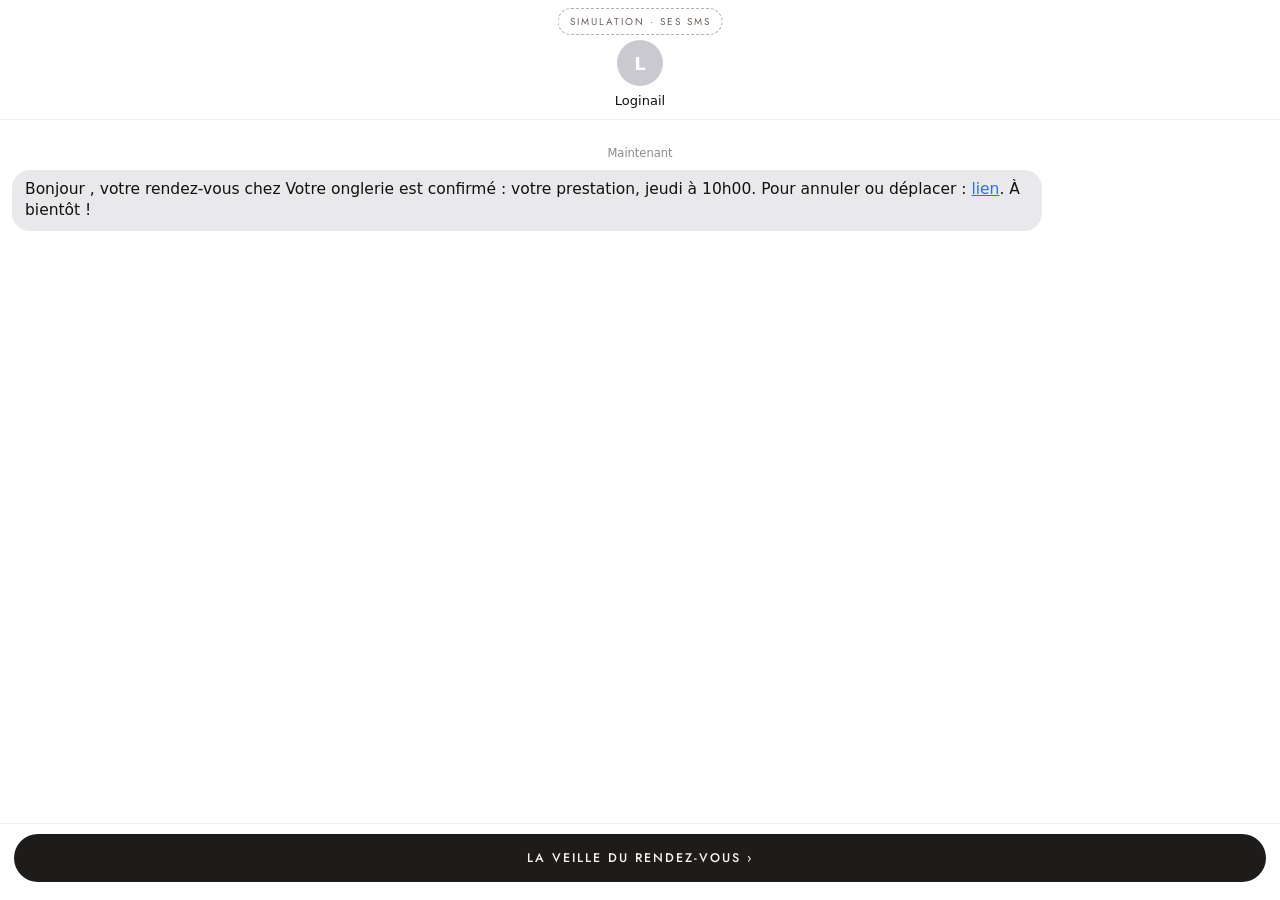
<file: loginail-creer/sms-simu.html>
<!doctype html>
<html lang="fr">
<head>
<meta charset="utf-8">
<meta name="viewport" content="width=device-width,initial-scale=1,viewport-fit=cover">
<title>Messages · simulation</title>
<link href="polices.css" rel="stylesheet">
<style>
/* Simulation : les SMS que reçoit la cliente (une appli de messages quelconque) : confirmation, rappel la veille,
   puis après le rendez-vous le ticket de caisse et la demande d'avis. On avance en touchant le bouton du bas. */
*{box-sizing:border-box}
html,body{margin:0;height:100%}
body{font:16px -apple-system,system-ui,"Segoe UI",sans-serif;color:#111;background:#fff;display:flex;flex-direction:column;-webkit-font-smoothing:antialiased}
.simu{position:absolute;top:8px;left:50%;transform:translateX(-50%);font:400 10px Jost,system-ui,sans-serif;letter-spacing:.2em;color:#6B625C;background:#fff;border:1px dashed rgba(30,28,27,.35);border-radius:999px;padding:5px 11px;z-index:9;white-space:nowrap}
.tete{flex:none;text-align:center;padding:40px 10px 10px;border-bottom:1px solid #eee}
.tete .av{width:46px;height:46px;border-radius:50%;background:#c9c9cf;color:#fff;display:grid;place-items:center;margin:0 auto 4px;font:600 18px system-ui}
.tete b{font-size:13px;font-weight:500}
.fil{flex:1;overflow-y:auto;padding:14px 12px 10px;display:flex;flex-direction:column;gap:6px}
.quand{text-align:center;font-size:11.5px;color:#8a8a8a;margin:12px 0 4px}
.bulle{max-width:82%;background:#e9e9eb;border-radius:18px;padding:9px 13px;line-height:1.38;font-size:15.5px;animation:arrive .4s ease}
.bulle a{color:#2f6fdb;text-decoration:underline;cursor:pointer}
@keyframes arrive{from{opacity:0;transform:translateY(8px)}to{opacity:1;transform:none}}
.bas{flex:none;padding:10px 14px 18px;border-top:1px solid #eee}
.suite{width:100%;border:0;border-radius:999px;padding:15px;background:#1E1C1B;color:#F6F3EF;font:500 12.5px Jost,sans-serif;letter-spacing:.16em;cursor:pointer}
.suite[hidden]{display:none}
.fin{text-align:center;font:300 13px Jost,sans-serif;color:#6B625C}
/* le ticket de caisse */
.ticket{position:fixed;inset:0;background:rgba(20,18,17,.45);display:none;align-items:flex-end;z-index:20}
.ticket.on{display:flex}
.tk{width:100%;max-height:92%;overflow-y:auto;background:#F6F3EF;border-radius:28px 28px 0 0;padding:14px 24px 28px;font-family:Jost,sans-serif;color:#1E1C1B}
.tk .poi{width:40px;height:5px;border-radius:3px;background:rgba(30,28,27,.2);margin:0 auto 14px}
.tk h2{margin:0;text-align:center;font:200 26px Jost}
.tk .n{text-align:center;font:300 12.5px Jost;color:#6B625C;margin-top:4px}
.tk .l{display:flex;justify-content:space-between;gap:12px;padding:11px 0;border-bottom:1px dashed rgba(30,28,27,.2);font:300 14.5px Jost}
.tk .l b{font-weight:400}
.tk .t{font:400 16px Jost}
.tk .p{margin-top:14px;text-align:center;font:300 12px/1.6 Jost;color:#8a8076}
.tk button{width:100%;margin-top:18px;border:0;border-radius:999px;padding:15px;background:#1E1C1B;color:#F6F3EF;font:500 12.5px Jost;letter-spacing:.16em;cursor:pointer}
.toast{position:fixed;left:50%;bottom:90px;transform:translate(-50%,20px);background:#1E1C1B;color:#F6F3EF;font:300 13.5px/1.45 Jost,sans-serif;padding:11px 16px;border-radius:18px;max-width:86%;text-align:center;opacity:0;transition:.3s;pointer-events:none;z-index:30}
.toast.on{opacity:1;transform:translate(-50%,0)}
</style>
</head>
<body>
<div class="simu">SIMULATION · SES SMS</div>
<div class="tete"><div class="av" id="av"></div><b id="exp"></b></div>
<div class="fil" id="fil"></div>
<div class="bas"><button class="suite" id="suite"></button><div class="fin" id="fin" hidden>Fin du chemin de la cliente.</div></div>
<div class="ticket" id="ticket"><div class="tk" id="tk"></div></div>
<div class="toast" id="toast"></div>
<script>
let R = {}; try { R = JSON.parse(localStorage.getItem("loginail-resa")) || {}; } catch (e) {}
const salon = R.salon || "Votre onglerie", prenom = R.prenom || "", heure = R.heure != null ? `${Math.floor(R.heure / 60)}h${String(R.heure % 60).padStart(2, "0")}` : "10h00";
const jour = R.jourTxt || "jeudi", euros = n => `${String(Math.round((n || 0) * 100) / 100).replace(".", ",")} €`;
const $ = id => document.getElementById(id);
$("exp").textContent = "Loginail";   // D70 : un seul expéditeur pour tous les salons, le nom du salon est dans le texte
$("av").textContent = "L";
const MSG = [
  { quand: "Maintenant", t: `Bonjour ${prenom}, votre rendez-vous chez ${salon} est confirmé : ${R.nom || "votre prestation"}, ${jour} à ${heure}. ${R.rue ? `Adresse : ${R.rue}, ${R.cp} ${R.ville}. ` : ""}Pour annuler ou déplacer : <a data-a="annuler">lien</a>. À bientôt !`, suite: "LA VEILLE DU RENDEZ-VOUS ›" },
  { quand: "La veille, 18h00", t: `Rappel : demain à ${heure}, ${R.nom || "votre prestation"} chez ${salon}. Un empêchement ? <a data-a="annuler">Prévenez ici</a>.`, suite: "APRÈS LE RENDEZ-VOUS ›" },
  { quand: "Après le rendez-vous", t: `Merci ${prenom} pour votre visite ! Votre ticket de caisse : <a data-a="ticket">voir le ticket</a>. Un petit avis nous ferait très plaisir : <a data-a="avis">laisser un avis</a>`, suite: "" },
];
let n = 0;
function avance() {
  const m = MSG[n];
  $("fil").insertAdjacentHTML("beforeend", `<div class="quand">${m.quand}</div><div class="bulle">${m.t}</div>`);
  document.documentElement.dataset.m = String(n + 1);
  $("fil").scrollTop = $("fil").scrollHeight;
  $("suite").textContent = m.suite; $("suite").hidden = !m.suite; $("fin").hidden = !!m.suite;
  n++;
}
$("suite").onclick = avance;
let tt; const dit = t => { $("toast").textContent = t; $("toast").classList.add("on"); clearTimeout(tt); tt = setTimeout(() => $("toast").classList.remove("on"), 3200); };
$("fil").addEventListener("click", e => {
  const a = e.target.closest("[data-a]"); if (!a) return;
  if (a.dataset.a === "annuler") dit("Ici, elle annule ou déplace son rendez-vous, selon les conditions du salon.");
  if (a.dataset.a === "avis") dit("Ici s’ouvre la fiche Google du salon, pour laisser ses étoiles.");
  if (a.dataset.a === "ticket") ouvreTicket();
});
function ouvreTicket() {
  const d = R.date ? new Date(R.date) : new Date();
  $("tk").innerHTML = `<div class="poi"></div><h2>Ticket de caisse</h2><div class="n">${salon} · n° 2026-0001 · ${d.toLocaleDateString("fr-FR")}</div>
    <div class="l"><span>${R.nom || "Prestation"}</span><b>${euros(R.prix)}</b></div>
    <div class="l"><span>Acompte payé en ligne</span><b>− ${euros(R.acompte)}</b></div>
    <div class="l"><span>Payé au salon</span><b>${euros((R.prix || 0) - (R.acompte || 0))}</b></div>
    <div class="l t"><span>Total</span><b>${euros(R.prix)}</b></div>
    <p class="p">${R.rue ? `${R.rue}, ${R.cp} ${R.ville}<br>` : ""}Exemple de ticket (simulation)</p><button id="fermeT">FERMER</button>`;
  $("ticket").classList.add("on");
  $("fermeT").onclick = () => $("ticket").classList.remove("on");
}
$("ticket").addEventListener("click", e => { if (e.target === $("ticket")) $("ticket").classList.remove("on"); });
const deb = Math.min(3, Math.max(1, +new URLSearchParams(location.search).get("m") || 1));
for (let k = 0; k < deb; k++) avance();
</script>
</body>
</html>
</file>
<file: loginail-creer/polices.css>
@font-face {
  font-family: 'Cormorant Garamond';
  font-style: normal;
  font-weight: 400;
  font-display: swap;
  src: url(polices/CormorantGaramond-400-latin-ext.woff2) format('woff2');
  unicode-range: U+0100-02BA, U+02BD-02C5, U+02C7-02CC, U+02CE-02D7, U+02DD-02FF, U+0304, U+0308, U+0329, U+1D00-1DBF, U+1E00-1E9F, U+1EF2-1EFF, U+2020, U+20A0-20AB, U+20AD-20C4, U+2113, U+2C60-2C7F, U+A720-A7FF;
}
@font-face {
  font-family: 'Cormorant Garamond';
  font-style: normal;
  font-weight: 400;
  font-display: swap;
  src: url(polices/CormorantGaramond-400-latin.woff2) format('woff2');
  unicode-range: U+0000-00FF, U+0131, U+0152-0153, U+02BB-02BC, U+02C6, U+02DA, U+02DC, U+0304, U+0308, U+0329, U+2000-206F, U+20AC, U+2122, U+2191, U+2193, U+2212, U+2215, U+FEFF, U+FFFD;
}
@font-face {
  font-family: 'Cormorant Garamond';
  font-style: normal;
  font-weight: 500;
  font-display: swap;
  src: url(polices/CormorantGaramond-500-latin-ext.woff2) format('woff2');
  unicode-range: U+0100-02BA, U+02BD-02C5, U+02C7-02CC, U+02CE-02D7, U+02DD-02FF, U+0304, U+0308, U+0329, U+1D00-1DBF, U+1E00-1E9F, U+1EF2-1EFF, U+2020, U+20A0-20AB, U+20AD-20C4, U+2113, U+2C60-2C7F, U+A720-A7FF;
}
@font-face {
  font-family: 'Cormorant Garamond';
  font-style: normal;
  font-weight: 500;
  font-display: swap;
  src: url(polices/CormorantGaramond-500-latin.woff2) format('woff2');
  unicode-range: U+0000-00FF, U+0131, U+0152-0153, U+02BB-02BC, U+02C6, U+02DA, U+02DC, U+0304, U+0308, U+0329, U+2000-206F, U+20AC, U+2122, U+2191, U+2193, U+2212, U+2215, U+FEFF, U+FFFD;
}
@font-face {
  font-family: 'Italiana';
  font-style: normal;
  font-weight: 400;
  font-display: swap;
  src: url(polices/Italiana-400-latin.woff2) format('woff2');
  unicode-range: U+0000-00FF, U+0131, U+0152-0153, U+02BB-02BC, U+02C6, U+02DA, U+02DC, U+0304, U+0308, U+0329, U+2000-206F, U+20AC, U+2122, U+2191, U+2193, U+2212, U+2215, U+FEFF, U+FFFD;
}
@font-face {
  font-family: 'Jost';
  font-style: normal;
  font-weight: 200;
  font-display: swap;
  src: url(polices/Jost-200-latin-ext.woff2) format('woff2');
  unicode-range: U+0100-02BA, U+02BD-02C5, U+02C7-02CC, U+02CE-02D7, U+02DD-02FF, U+0304, U+0308, U+0329, U+1D00-1DBF, U+1E00-1E9F, U+1EF2-1EFF, U+2020, U+20A0-20AB, U+20AD-20C4, U+2113, U+2C60-2C7F, U+A720-A7FF;
}
@font-face {
  font-family: 'Jost';
  font-style: normal;
  font-weight: 200;
  font-display: swap;
  src: url(polices/Jost-200-latin.woff2) format('woff2');
  unicode-range: U+0000-00FF, U+0131, U+0152-0153, U+02BB-02BC, U+02C6, U+02DA, U+02DC, U+0304, U+0308, U+0329, U+2000-206F, U+20AC, U+2122, U+2191, U+2193, U+2212, U+2215, U+FEFF, U+FFFD;
}
@font-face {
  font-family: 'Jost';
  font-style: normal;
  font-weight: 300;
  font-display: swap;
  src: url(polices/Jost-300-latin-ext.woff2) format('woff2');
  unicode-range: U+0100-02BA, U+02BD-02C5, U+02C7-02CC, U+02CE-02D7, U+02DD-02FF, U+0304, U+0308, U+0329, U+1D00-1DBF, U+1E00-1E9F, U+1EF2-1EFF, U+2020, U+20A0-20AB, U+20AD-20C4, U+2113, U+2C60-2C7F, U+A720-A7FF;
}
@font-face {
  font-family: 'Jost';
  font-style: normal;
  font-weight: 300;
  font-display: swap;
  src: url(polices/Jost-300-latin.woff2) format('woff2');
  unicode-range: U+0000-00FF, U+0131, U+0152-0153, U+02BB-02BC, U+02C6, U+02DA, U+02DC, U+0304, U+0308, U+0329, U+2000-206F, U+20AC, U+2122, U+2191, U+2193, U+2212, U+2215, U+FEFF, U+FFFD;
}
@font-face {
  font-family: 'Jost';
  font-style: normal;
  font-weight: 400;
  font-display: swap;
  src: url(polices/Jost-400-latin-ext.woff2) format('woff2');
  unicode-range: U+0100-02BA, U+02BD-02C5, U+02C7-02CC, U+02CE-02D7, U+02DD-02FF, U+0304, U+0308, U+0329, U+1D00-1DBF, U+1E00-1E9F, U+1EF2-1EFF, U+2020, U+20A0-20AB, U+20AD-20C4, U+2113, U+2C60-2C7F, U+A720-A7FF;
}
@font-face {
  font-family: 'Jost';
  font-style: normal;
  font-weight: 400;
  font-display: swap;
  src: url(polices/Jost-400-latin.woff2) format('woff2');
  unicode-range: U+0000-00FF, U+0131, U+0152-0153, U+02BB-02BC, U+02C6, U+02DA, U+02DC, U+0304, U+0308, U+0329, U+2000-206F, U+20AC, U+2122, U+2191, U+2193, U+2212, U+2215, U+FEFF, U+FFFD;
}
@font-face {
  font-family: 'Jost';
  font-style: normal;
  font-weight: 500;
  font-display: swap;
  src: url(polices/Jost-500-latin-ext.woff2) format('woff2');
  unicode-range: U+0100-02BA, U+02BD-02C5, U+02C7-02CC, U+02CE-02D7, U+02DD-02FF, U+0304, U+0308, U+0329, U+1D00-1DBF, U+1E00-1E9F, U+1EF2-1EFF, U+2020, U+20A0-20AB, U+20AD-20C4, U+2113, U+2C60-2C7F, U+A720-A7FF;
}
@font-face {
  font-family: 'Jost';
  font-style: normal;
  font-weight: 500;
  font-display: swap;
  src: url(polices/Jost-500-latin.woff2) format('woff2');
  unicode-range: U+0000-00FF, U+0131, U+0152-0153, U+02BB-02BC, U+02C6, U+02DA, U+02DC, U+0304, U+0308, U+0329, U+2000-206F, U+20AC, U+2122, U+2191, U+2193, U+2212, U+2215, U+FEFF, U+FFFD;
}
</file>
<file: loginail-app2/polices.css>
@font-face {
  font-family: 'Cormorant Garamond';
  font-style: normal;
  font-weight: 400;
  font-display: swap;
  src: url(polices/CormorantGaramond-400-latin-ext.woff2) format('woff2');
  unicode-range: U+0100-02BA, U+02BD-02C5, U+02C7-02CC, U+02CE-02D7, U+02DD-02FF, U+0304, U+0308, U+0329, U+1D00-1DBF, U+1E00-1E9F, U+1EF2-1EFF, U+2020, U+20A0-20AB, U+20AD-20C4, U+2113, U+2C60-2C7F, U+A720-A7FF;
}
@font-face {
  font-family: 'Cormorant Garamond';
  font-style: normal;
  font-weight: 400;
  font-display: swap;
  src: url(polices/CormorantGaramond-400-latin.woff2) format('woff2');
  unicode-range: U+0000-00FF, U+0131, U+0152-0153, U+02BB-02BC, U+02C6, U+02DA, U+02DC, U+0304, U+0308, U+0329, U+2000-206F, U+20AC, U+2122, U+2191, U+2193, U+2212, U+2215, U+FEFF, U+FFFD;
}
@font-face {
  font-family: 'Cormorant Garamond';
  font-style: normal;
  font-weight: 500;
  font-display: swap;
  src: url(polices/CormorantGaramond-500-latin-ext.woff2) format('woff2');
  unicode-range: U+0100-02BA, U+02BD-02C5, U+02C7-02CC, U+02CE-02D7, U+02DD-02FF, U+0304, U+0308, U+0329, U+1D00-1DBF, U+1E00-1E9F, U+1EF2-1EFF, U+2020, U+20A0-20AB, U+20AD-20C4, U+2113, U+2C60-2C7F, U+A720-A7FF;
}
@font-face {
  font-family: 'Cormorant Garamond';
  font-style: normal;
  font-weight: 500;
  font-display: swap;
  src: url(polices/CormorantGaramond-500-latin.woff2) format('woff2');
  unicode-range: U+0000-00FF, U+0131, U+0152-0153, U+02BB-02BC, U+02C6, U+02DA, U+02DC, U+0304, U+0308, U+0329, U+2000-206F, U+20AC, U+2122, U+2191, U+2193, U+2212, U+2215, U+FEFF, U+FFFD;
}
@font-face {
  font-family: 'Italiana';
  font-style: normal;
  font-weight: 400;
  font-display: swap;
  src: url(polices/Italiana-400-latin.woff2) format('woff2');
  unicode-range: U+0000-00FF, U+0131, U+0152-0153, U+02BB-02BC, U+02C6, U+02DA, U+02DC, U+0304, U+0308, U+0329, U+2000-206F, U+20AC, U+2122, U+2191, U+2193, U+2212, U+2215, U+FEFF, U+FFFD;
}
@font-face {
  font-family: 'Jost';
  font-style: normal;
  font-weight: 200;
  font-display: swap;
  src: url(polices/Jost-200-latin-ext.woff2) format('woff2');
  unicode-range: U+0100-02BA, U+02BD-02C5, U+02C7-02CC, U+02CE-02D7, U+02DD-02FF, U+0304, U+0308, U+0329, U+1D00-1DBF, U+1E00-1E9F, U+1EF2-1EFF, U+2020, U+20A0-20AB, U+20AD-20C4, U+2113, U+2C60-2C7F, U+A720-A7FF;
}
@font-face {
  font-family: 'Jost';
  font-style: normal;
  font-weight: 200;
  font-display: swap;
  src: url(polices/Jost-200-latin.woff2) format('woff2');
  unicode-range: U+0000-00FF, U+0131, U+0152-0153, U+02BB-02BC, U+02C6, U+02DA, U+02DC, U+0304, U+0308, U+0329, U+2000-206F, U+20AC, U+2122, U+2191, U+2193, U+2212, U+2215, U+FEFF, U+FFFD;
}
@font-face {
  font-family: 'Jost';
  font-style: normal;
  font-weight: 300;
  font-display: swap;
  src: url(polices/Jost-300-latin-ext.woff2) format('woff2');
  unicode-range: U+0100-02BA, U+02BD-02C5, U+02C7-02CC, U+02CE-02D7, U+02DD-02FF, U+0304, U+0308, U+0329, U+1D00-1DBF, U+1E00-1E9F, U+1EF2-1EFF, U+2020, U+20A0-20AB, U+20AD-20C4, U+2113, U+2C60-2C7F, U+A720-A7FF;
}
@font-face {
  font-family: 'Jost';
  font-style: normal;
  font-weight: 300;
  font-display: swap;
  src: url(polices/Jost-300-latin.woff2) format('woff2');
  unicode-range: U+0000-00FF, U+0131, U+0152-0153, U+02BB-02BC, U+02C6, U+02DA, U+02DC, U+0304, U+0308, U+0329, U+2000-206F, U+20AC, U+2122, U+2191, U+2193, U+2212, U+2215, U+FEFF, U+FFFD;
}
@font-face {
  font-family: 'Jost';
  font-style: normal;
  font-weight: 400;
  font-display: swap;
  src: url(polices/Jost-400-latin-ext.woff2) format('woff2');
  unicode-range: U+0100-02BA, U+02BD-02C5, U+02C7-02CC, U+02CE-02D7, U+02DD-02FF, U+0304, U+0308, U+0329, U+1D00-1DBF, U+1E00-1E9F, U+1EF2-1EFF, U+2020, U+20A0-20AB, U+20AD-20C4, U+2113, U+2C60-2C7F, U+A720-A7FF;
}
@font-face {
  font-family: 'Jost';
  font-style: normal;
  font-weight: 400;
  font-display: swap;
  src: url(polices/Jost-400-latin.woff2) format('woff2');
  unicode-range: U+0000-00FF, U+0131, U+0152-0153, U+02BB-02BC, U+02C6, U+02DA, U+02DC, U+0304, U+0308, U+0329, U+2000-206F, U+20AC, U+2122, U+2191, U+2193, U+2212, U+2215, U+FEFF, U+FFFD;
}
@font-face {
  font-family: 'Jost';
  font-style: normal;
  font-weight: 500;
  font-display: swap;
  src: url(polices/Jost-500-latin-ext.woff2) format('woff2');
  unicode-range: U+0100-02BA, U+02BD-02C5, U+02C7-02CC, U+02CE-02D7, U+02DD-02FF, U+0304, U+0308, U+0329, U+1D00-1DBF, U+1E00-1E9F, U+1EF2-1EFF, U+2020, U+20A0-20AB, U+20AD-20C4, U+2113, U+2C60-2C7F, U+A720-A7FF;
}
@font-face {
  font-family: 'Jost';
  font-style: normal;
  font-weight: 500;
  font-display: swap;
  src: url(polices/Jost-500-latin.woff2) format('woff2');
  unicode-range: U+0000-00FF, U+0131, U+0152-0153, U+02BB-02BC, U+02C6, U+02DA, U+02DC, U+0304, U+0308, U+0329, U+2000-206F, U+20AC, U+2122, U+2191, U+2193, U+2212, U+2215, U+FEFF, U+FFFD;
}
</file>
